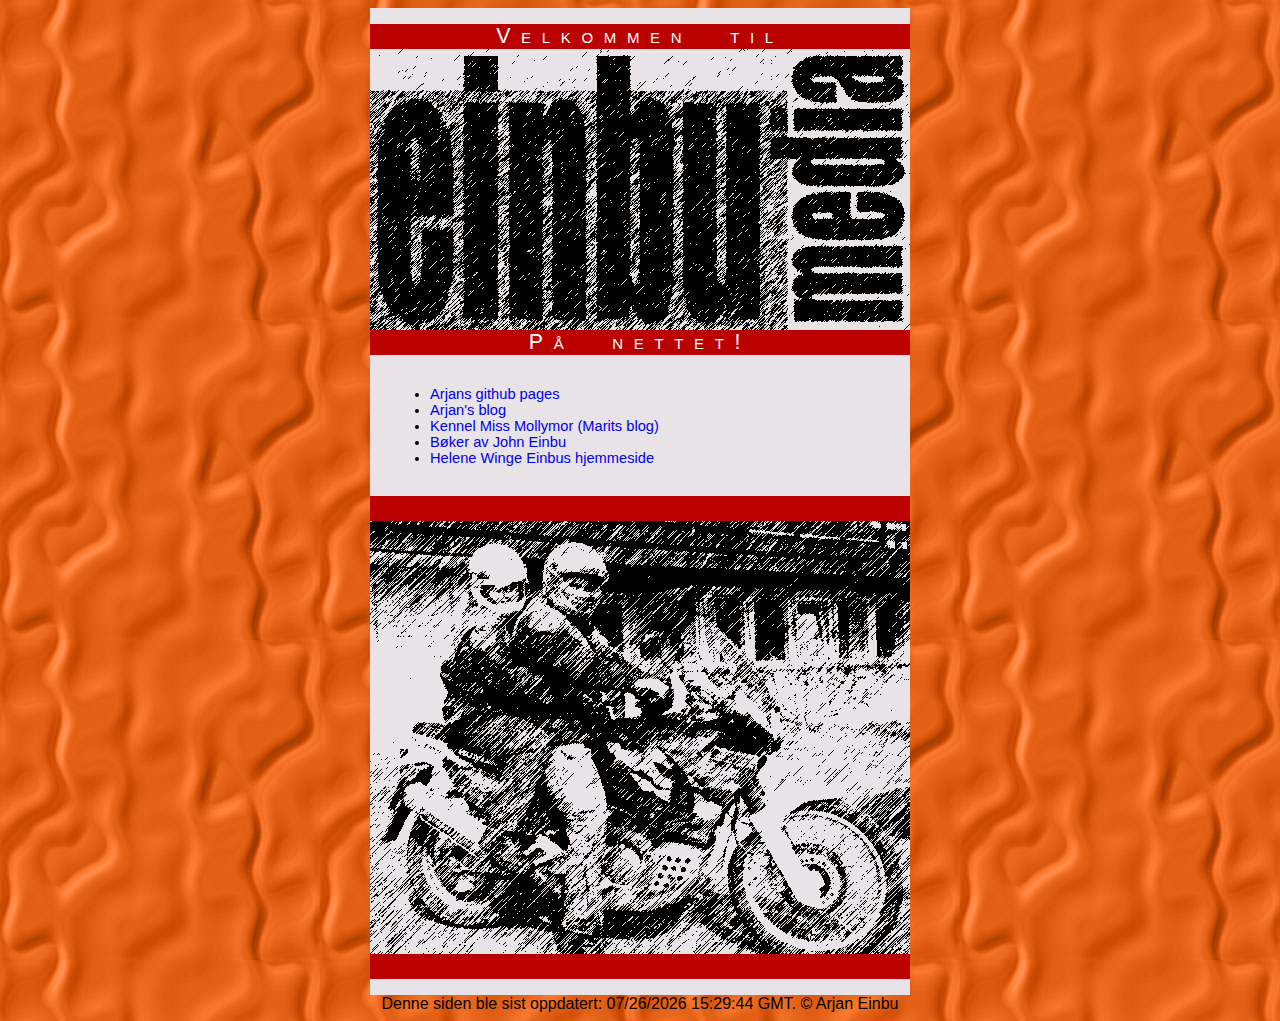
<file: index.html>
﻿<html>

<head>
	<title>Einbu Media</title>
	<meta http-equiv="Content-Type" content="text/html; charset=iso-8859-1">
	<meta name="description" content="Dette er forsiden til familien Einbu websider.">
	<meta name="keywords" content="arjan einbu, john einbu, helene winge einbu">
	<link rel="stylesheet" href="/mystyles.css">
</head>

<body class="bodybkg" background="/bilder/tbkg.jpg">
	<table style="margin: auto; background:#E7E3E7; border: 0" width="500" cellspacing="0" cellpadding="0" class="normal"">
		<tr>
			<td width="20">&nbsp;</td>
			<td width="500">&nbsp;</td>
			<td width="20">&nbsp;</td>
		</tr>
		<tr>
			<td class="heading" colspan="3">Velkommen til</td>
		</tr>
		<tr>
			<td width="20" colspan="3"><img src="/bilder/em.gif" width="540" height="281" border="0" alt="Einbu Media">
			</td>
		</tr>
		<tr>
			<td class="heading" colspan="3">P&aring; nettet!</td>
		</tr>
		<tr>
			<td width="20">&nbsp; </td>
			<td width="500">
				<br>
				<ul>
					<li><a href="http://aeinbu.github.io/">Arjans github pages</a></li>
					<li><a href="http://blog.einbu.no/">Arjan's blog</a></li>
					<li><a href="https://mollymors.wordpress.com/">Kennel Miss Mollymor (Marits blog)</a></li>
					<li><a href="/john/">Bøker av John Einbu</a></li>
					<li><a href="http://brudulje.com">Helene Winge Einbus hjemmeside</a></li>
				</ul>
			</td>
			<td width="20">&nbsp;</td>
		</tr>
		<tr>
			<td width="20">&nbsp;</td>
			<td width="500">&nbsp;</td>
			<td width="20">&nbsp;</td>
		</tr>
		<tr>
			<td class="heading" colspan="3">&nbsp;</td>
		</tr>
		<tr>
			<td width="20" colspan="3"><img src="/bilder/mc.gif" width="540" height="433" border="0"></td>
		</tr>
		<tr>
			<td class="heading" colspan="3">&nbsp;</td>
		</tr>
		<tr>
			<td width="20">&nbsp;</td>
			<td width="500">&nbsp;</td>
			<td width="20">&nbsp;</td>
		</tr>
	</table>
	<div id="updated" align="center">
	</div>
	<script language="JavaScript">
		var s = new String("Denne siden ble sist oppdatert: " + document.lastModified + " GMT. &copy; Arjan Einbu");
		var elmnt = document.getElementById("updated");
		elmnt.innerHTML = s;
	</script>

</body>

</html>
</file>
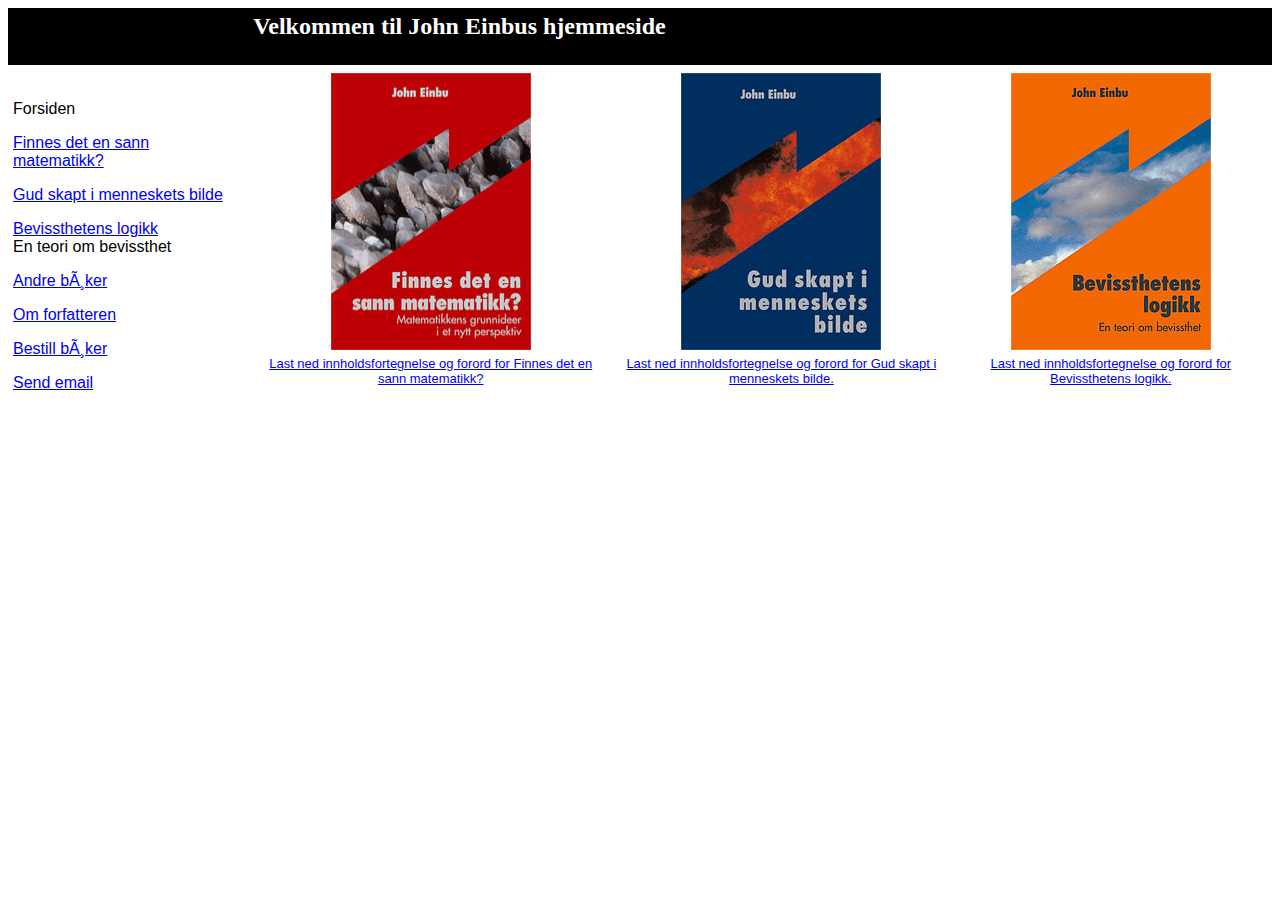
<file: john/index.html>
<html>

<head>
  <meta http-equiv="Content-Language" content="no-bok">
  <meta http-equiv="Content-Type" content="text/html; charset=windows-1252">
  <title>John Einbus hjemmeside</title>
</head>

<body>

  <table border="0" cellpadding="5" cellspacing="0" style="border-collapse: collapse" bordercolor="#111111" width="100%"
    id="AutoNumber1">
    <tr>
      <td width="19%" bgcolor="#000000">
        <h2>&nbsp;</h2>
      </td>
      <td width="81%" bgcolor="#000000">
        <h2>
          <font face="Arial Black" color="#FFFFFF">Velkommen til John Einbus hjemmeside</font>
        </h2>
      </td>
    </tr>
    <tr>
      <td width="19%" bgcolor="#FFFFFF">
        <font face="Arial">Forsiden</font>
        <p>
          <font face="Arial">
            <a href="matematikk.html">Finnes det en sann matematikk?</a>
          </font>
        </p>
        <p>
          <font face="Arial"><a href="religion.html">Gud skapt i menneskets bilde</a></font>
        </p>
        <p>
          <font face="Arial"><a href="bevissthet.html">Bevissthetens logikk</a><br>
            En teori om bevissthet</font>
        </p>
        <p>
          <font face="Arial"><a href="andreboker.html">Andre bøker</a></font>
        </p>
        <p>
          <font face="Arial"><a href="biografi.html">Om forfatteren</a></font>
        </p>
        <p>
          <font face="Arial"><a href="bestill.html">Bestill bøker</a></font>
        </p>
        <p>
          <font face="Arial"><a href="mailto:john@einbu.no">Send email</a></font>
        </p>

      </td>
      <td width="81%">
        <p align="center">
          <font face="Arial">
            <span lang="NO-BOK" style="font-size: 12.0pt">
              <a href="matematikk.html"> </a></span>
          </font>
        <table width="100%" border="0" cellspacing="0" cellpadding="3">
          <tr align="center">
            <td>
              <font face="Arial"><span lang="NO-BOK" style="font-size: 12.0pt"><a href="matematikk.html"><img border="0"
                      src="matematikk.jpg" width="200" height="277"
                      alt="Omslag - Finnes det en sann matematikk"></a></span></font>
            </td>
            <td>
              <font face="Arial"><span lang="NO-BOK"><a href="religion.html"><img border="0" src="religion.jpg"
                      alt="Omslag - Gud skapt i menneskets bildet" width="200" height="277"></a></span></font>
            </td>
            <td>
              <font face="Arial"><span style="font-size:12.0pt"><a href="bevissthet.html"><img border="0"
                      src="bevissthet.jpg" alt="Omslag - Bevissthetens logikk" width="200" height="277"></a></span>
              </font>
            </td>
          </tr>
          <tr align="center">
            <td>
              <font face="Arial" size="-1"><a href="Finnes%20det%20en%20sann%20matematikk.pdf">Last ned
                  innholdsfortegnelse og forord for Finnes det en sann matematikk?</a></font>
            </td>
            <td>
              <font face="Arial" size="-1"><a href="Gud%20skapt%20i%20menneskets%20bilde.pdf">Last ned
                  innholdsfortegnelse og forord for Gud skapt i menneskets bilde.</a></font>
            </td>
            <td>
              <font face="Arial" size="-1"><a href="Bevissthetens%20logikk.pdf">Last ned innholdsfortegnelse og forord
                  for Bevissthetens logikk.</a></font>
            </td>
          </tr>
        </table>
        <p align="center">
          <font face="Arial"><span lang="NO-BOK">&nbsp;&nbsp;&nbsp;&nbsp;
              <a href="religion.html"> </a></span><span style="font-size:12.0pt">&nbsp;&nbsp;&nbsp;&nbsp;
              <a href="bevissthet.html"> </a></span></font>
      </td>
    </tr>
  </table>
</body>

</html>
</file>
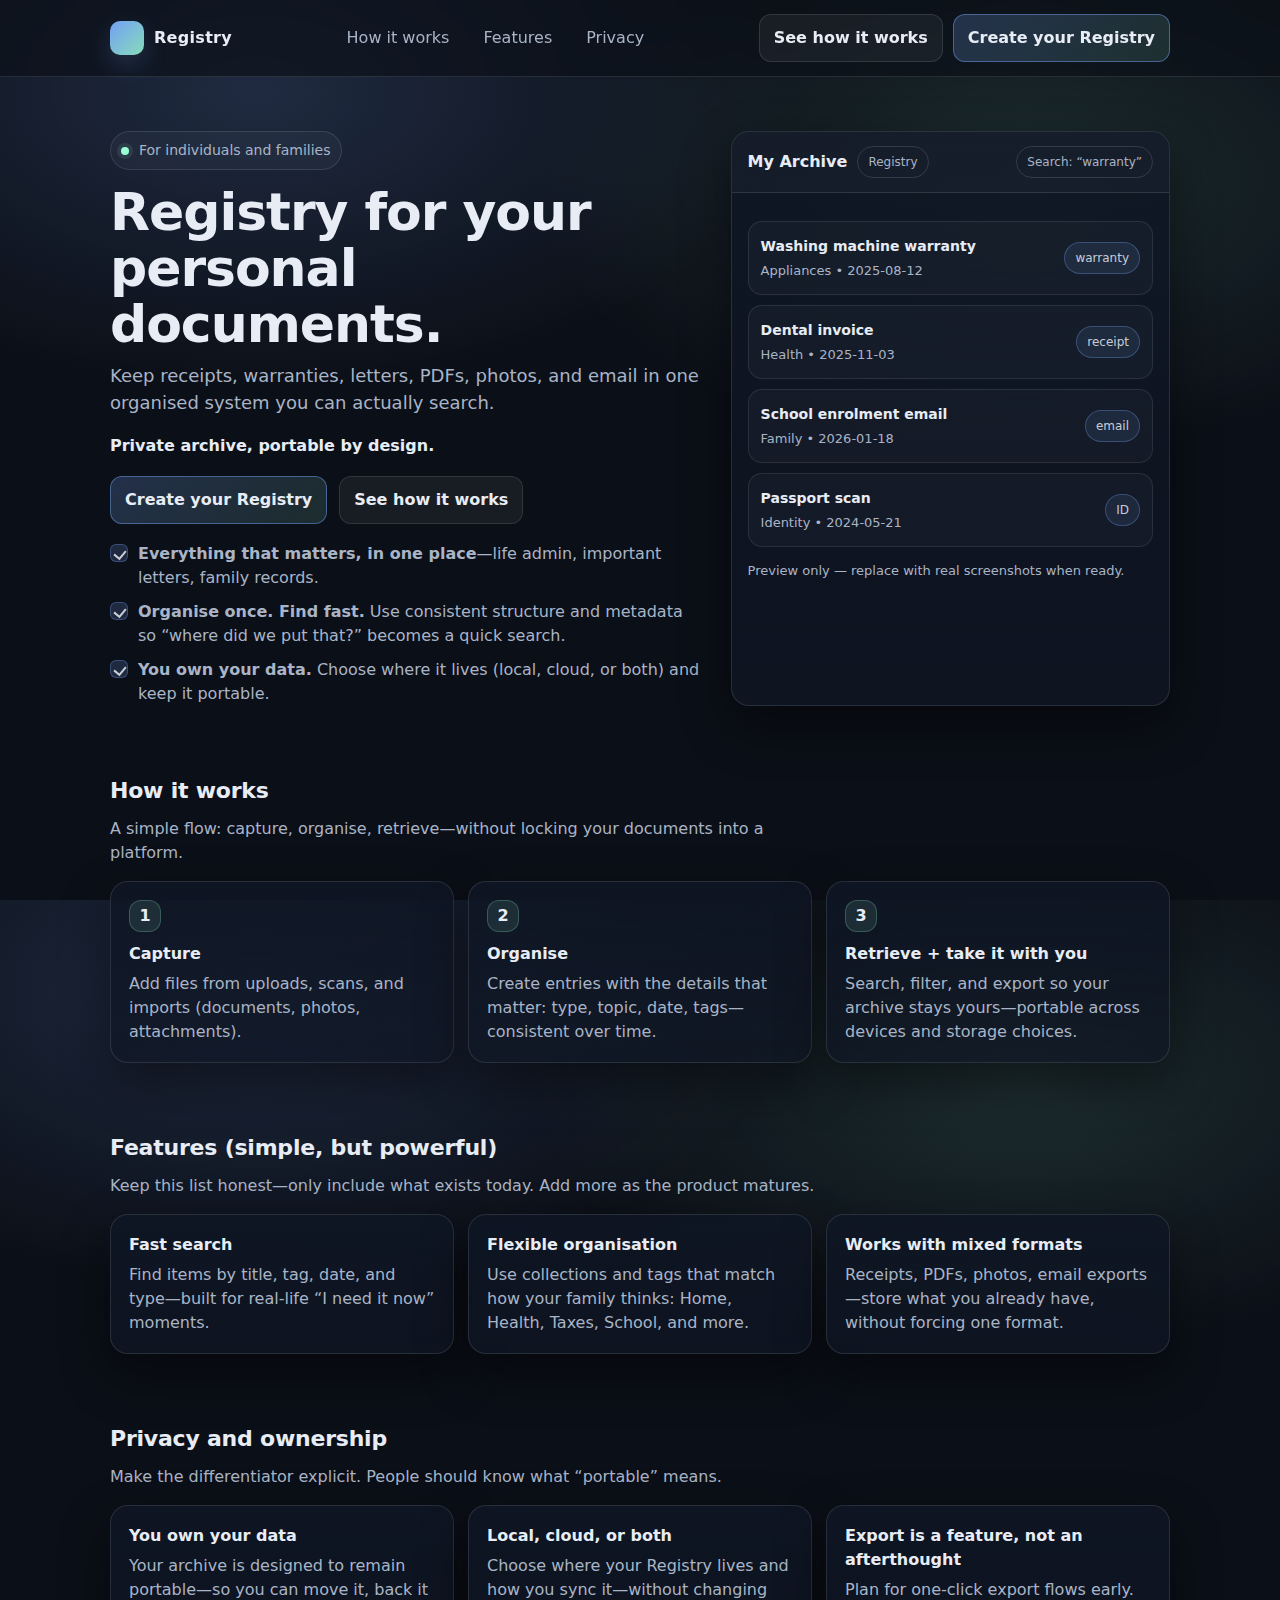
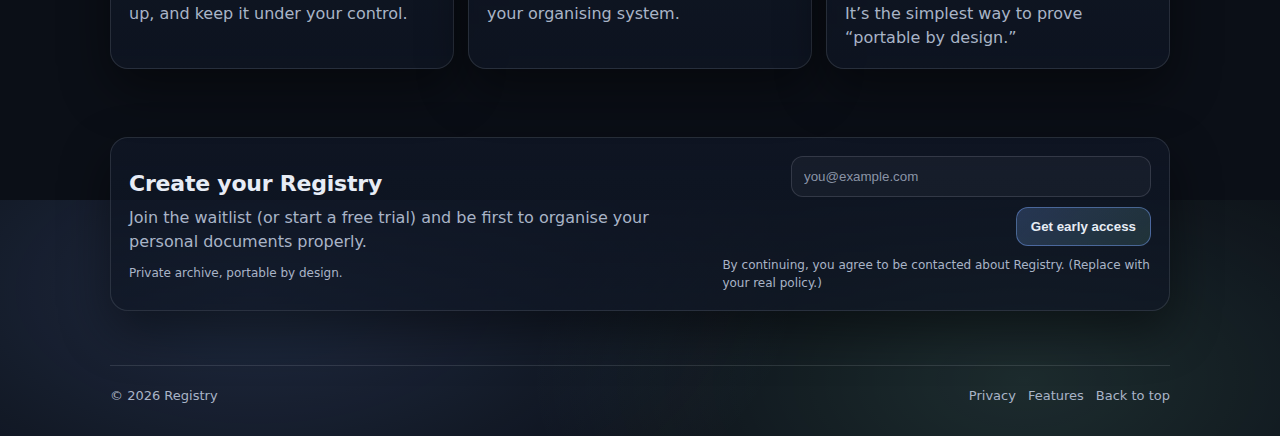
<file: my-personal-archive/index.html>
<!doctype html>
<html lang="en">

<head>
    <meta charset="utf-8" />
    <meta name="viewport" content="width=device-width, initial-scale=1" />
    <title>Registry — Private archive, portable by design.</title>
    <meta name="description"
        content="Registry helps individuals and families organise receipts, warranties, letters, PDFs, photos, and email in one searchable personal document system. Private archive, portable by design." />

    <style>
        :root {
            --bg: #0b0f17;
            --panel: #0f1624;
            --text: #e7ecf5;
            --muted: #a9b4c7;
            --line: rgba(231, 236, 245, .12);
            --brand: #7aa7ff;
            --brand2: #9bffd6;
            --shadow: 0 20px 50px rgba(0, 0, 0, .45);
            --radius: 18px;
            --max: 1100px;
        }

        * {
            box-sizing: border-box;
        }

        html,
        body {
            height: 100%;
        }

        body {
            margin: 0;
            font-family: ui-sans-serif, system-ui, -apple-system, Segoe UI, Roboto, Helvetica, Arial, "Apple Color Emoji", "Segoe UI Emoji";
            background:
                radial-gradient(900px 500px at 20% 10%, rgba(122, 167, 255, .18), transparent 60%),
                radial-gradient(900px 500px at 80% 20%, rgba(155, 255, 214, .12), transparent 55%),
                var(--bg);
            color: var(--text);
            line-height: 1.5;
        }

        a {
            color: inherit;
            text-decoration: none;
        }

        .wrap {
            max-width: var(--max);
            margin: 0 auto;
            padding: 0 20px;
        }

        .nav {
            position: sticky;
            top: 0;
            backdrop-filter: blur(10px);
            background: rgba(11, 15, 23, .65);
            border-bottom: 1px solid var(--line);
            z-index: 50;
        }

        .nav-inner {
            display: flex;
            align-items: center;
            justify-content: space-between;
            padding: 14px 0;
            gap: 18px;
        }

        .brand {
            display: flex;
            align-items: center;
            gap: 10px;
            font-weight: 700;
            letter-spacing: .3px;
        }

        .logo {
            width: 34px;
            height: 34px;
            border-radius: 10px;
            background: linear-gradient(135deg, rgba(122, 167, 255, .95), rgba(155, 255, 214, .85));
            box-shadow: 0 10px 25px rgba(122, 167, 255, .18);
        }

        .nav-links {
            display: flex;
            gap: 14px;
            align-items: center;
        }

        .nav-links a {
            color: var(--muted);
            padding: 8px 10px;
            border-radius: 10px;
        }

        .nav-links a:hover {
            color: var(--text);
            background: rgba(231, 236, 245, .06);
        }

        .btn {
            display: inline-flex;
            align-items: center;
            justify-content: center;
            padding: 11px 14px;
            border-radius: 12px;
            border: 1px solid var(--line);
            background: rgba(231, 236, 245, .06);
            color: var(--text);
            font-weight: 650;
            gap: 10px;
            transition: transform .08s ease, background .15s ease, border-color .15s ease;
            cursor: pointer;
        }

        .btn:hover {
            background: rgba(231, 236, 245, .09);
            border-color: rgba(231, 236, 245, .2);
            transform: translateY(-1px);
        }

        .btn.primary {
            border-color: rgba(122, 167, 255, .45);
            background: linear-gradient(135deg, rgba(122, 167, 255, .22), rgba(155, 255, 214, .12));
        }

        .btn.primary:hover {
            border-color: rgba(122, 167, 255, .65);
        }

        .hero {
            padding: 54px 0 34px;
        }

        .hero-grid {
            display: grid;
            grid-template-columns: 1.15fr .85fr;
            gap: 26px;
            align-items: stretch;
        }

        @media (max-width: 900px) {
            .hero-grid {
                grid-template-columns: 1fr;
            }

            .nav-links {
                display: none;
            }
        }

        .h-eyebrow {
            display: inline-flex;
            gap: 10px;
            align-items: center;
            color: var(--muted);
            border: 1px solid var(--line);
            background: rgba(231, 236, 245, .04);
            padding: 8px 10px;
            border-radius: 999px;
            font-size: 14px;
        }

        .dot {
            width: 8px;
            height: 8px;
            border-radius: 99px;
            background: var(--brand2);
            box-shadow: 0 0 0 4px rgba(155, 255, 214, .10);
        }

        h1 {
            margin: 14px 0 10px;
            font-size: clamp(34px, 4.2vw, 52px);
            letter-spacing: -0.02em;
            line-height: 1.08;
        }

        .subhead {
            margin: 0 0 18px;
            color: var(--muted);
            font-size: 18px;
            max-width: 58ch;
        }

        .tagline {
            margin: 0 0 18px;
            font-weight: 700;
            color: var(--text);
        }

        .cta-row {
            display: flex;
            gap: 12px;
            flex-wrap: wrap;
            margin-top: 12px;
        }

        .bullets {
            margin: 18px 0 0;
            padding: 0;
            list-style: none;
            display: grid;
            gap: 10px;
        }

        .bullets li {
            display: flex;
            gap: 10px;
            align-items: flex-start;
            color: var(--muted);
        }

        .check {
            width: 18px;
            height: 18px;
            border-radius: 6px;
            background: rgba(122, 167, 255, .18);
            border: 1px solid rgba(122, 167, 255, .30);
            margin-top: 2px;
            flex: 0 0 18px;
            position: relative;
        }

        .check:after {
            content: "";
            position: absolute;
            left: 5px;
            top: 3px;
            width: 6px;
            height: 9px;
            border: 2px solid rgba(231, 236, 245, .85);
            border-top: 0;
            border-left: 0;
            transform: rotate(40deg);
        }

        .card {
            background: linear-gradient(180deg, rgba(15, 22, 36, .9), rgba(15, 22, 36, .72));
            border: 1px solid var(--line);
            border-radius: var(--radius);
            box-shadow: var(--shadow);
            overflow: hidden;
        }

        .card-pad {
            padding: 18px;
        }

        .mock {
            height: 100%;
            min-height: 320px;
            display: flex;
            flex-direction: column;
            gap: 12px;
        }

        .mock-top {
            display: flex;
            align-items: center;
            justify-content: space-between;
            padding: 14px 16px;
            border-bottom: 1px solid var(--line);
            background: rgba(231, 236, 245, .03);
        }

        .pill {
            font-size: 12px;
            padding: 6px 10px;
            border-radius: 999px;
            border: 1px solid rgba(231, 236, 245, .14);
            color: var(--muted);
        }

        .mock-body {
            padding: 16px;
            display: grid;
            gap: 10px;
        }

        .row {
            display: flex;
            align-items: center;
            justify-content: space-between;
            gap: 12px;
            border: 1px solid rgba(231, 236, 245, .10);
            background: rgba(231, 236, 245, .03);
            border-radius: 14px;
            padding: 12px 12px;
        }

        .row strong {
            font-size: 14px;
        }

        .row span {
            color: var(--muted);
            font-size: 13px;
        }

        .row .tag {
            font-size: 12px;
            color: rgba(231, 236, 245, .85);
            border: 1px solid rgba(122, 167, 255, .30);
            background: rgba(122, 167, 255, .10);
            padding: 6px 10px;
            border-radius: 999px;
            white-space: nowrap;
        }

        section {
            padding: 34px 0;
        }

        .section-title {
            font-size: 22px;
            margin: 0 0 10px;
            letter-spacing: -0.01em;
        }

        .section-sub {
            margin: 0 0 16px;
            color: var(--muted);
            max-width: 70ch;
        }

        .grid-3 {
            display: grid;
            grid-template-columns: repeat(3, 1fr);
            gap: 14px;
        }

        @media (max-width: 900px) {
            .grid-3 {
                grid-template-columns: 1fr;
            }
        }

        .feature h3 {
            margin: 0 0 6px;
            font-size: 16px;
        }

        .feature p {
            margin: 0;
            color: var(--muted);
        }

        .steps {
            display: grid;
            grid-template-columns: 1fr 1fr 1fr;
            gap: 14px;
        }

        @media (max-width: 900px) {
            .steps {
                grid-template-columns: 1fr;
            }
        }

        .step-num {
            display: inline-flex;
            align-items: center;
            justify-content: center;
            width: 32px;
            height: 32px;
            border-radius: 12px;
            background: rgba(155, 255, 214, .10);
            border: 1px solid rgba(155, 255, 214, .22);
            font-weight: 800;
            margin-bottom: 10px;
        }

        .cta {
            padding: 34px 0 54px;
        }

        .cta-inner {
            display: flex;
            align-items: center;
            justify-content: space-between;
            gap: 18px;
            padding: 18px;
        }

        @media (max-width: 900px) {
            .cta-inner {
                flex-direction: column;
                align-items: stretch;
            }
        }

        form {
            display: flex;
            gap: 10px;
            flex-wrap: wrap;
            justify-content: flex-end;
        }

        input[type="email"] {
            width: min(360px, 100%);
            padding: 12px 12px;
            border-radius: 12px;
            border: 1px solid rgba(231, 236, 245, .14);
            background: rgba(231, 236, 245, .04);
            color: var(--text);
            outline: none;
        }

        input[type="email"]::placeholder {
            color: rgba(169, 180, 199, .8);
        }

        .fineprint {
            color: var(--muted);
            font-size: 12px;
            margin: 10px 0 0;
        }

        footer {
            border-top: 1px solid var(--line);
            padding: 20px 0 30px;
            color: var(--muted);
            font-size: 13px;
        }

        .footer-row {
            display: flex;
            justify-content: space-between;
            gap: 12px;
            flex-wrap: wrap;
        }
    </style>
</head>

<body>
    <!-- NAV -->
    <div class="nav">
        <div class="wrap">
            <div class="nav-inner">
                <a class="brand" href="#top" aria-label="Registry Home">
                    <div class="logo" aria-hidden="true"></div>
                    <div>Registry</div>
                </a>

                <div class="nav-links" aria-label="Site">
                    <a href="#how">How it works</a>
                    <a href="#features">Features</a>
                    <a href="#privacy">Privacy</a>
                </div>

                <div style="display:flex; gap:10px; align-items:center;">
                    <a class="btn" href="#how">See how it works</a>
                    <a class="btn primary" href="#get-started">Create your Registry</a>
                </div>
            </div>
        </div>
    </div>

    <!-- HERO -->
    <main id="top" class="wrap">
        <header class="hero">
            <div class="hero-grid">
                <div>
                    <div class="h-eyebrow">
                        <span class="dot" aria-hidden="true"></span>
                        <span>For individuals and families</span>
                    </div>

                    <h1>Registry for your personal documents.</h1>

                    <p class="subhead">
                        Keep receipts, warranties, letters, PDFs, photos, and email in one organised system you can
                        actually search.
                    </p>

                    <p class="tagline">Private archive, portable by design.</p>

                    <div class="cta-row">
                        <a class="btn primary" href="#get-started">Create your Registry</a>
                        <a class="btn" href="#how">See how it works</a>
                    </div>

                    <ul class="bullets" aria-label="Key benefits">
                        <li><span class="check" aria-hidden="true"></span><span><strong>Everything that matters, in one
                                    place</strong>—life admin, important letters, family records.</span></li>
                        <li><span class="check" aria-hidden="true"></span><span><strong>Organise once. Find
                                    fast.</strong> Use consistent structure and metadata so “where did we put that?”
                                becomes a quick search.</span></li>
                        <li><span class="check" aria-hidden="true"></span><span><strong>You own your data.</strong>
                                Choose where it lives (local, cloud, or both) and keep it portable.</span></li>
                    </ul>
                </div>

                <!-- Simple mock UI card -->
                <div class="card mock" aria-label="Product preview">
                    <div class="mock-top">
                        <div style="display:flex; gap:10px; align-items:center;">
                            <strong>My Archive</strong>
                            <span class="pill">Registry</span>
                        </div>
                        <span class="pill">Search: “warranty”</span>
                    </div>
                    <div class="mock-body">
                        <div class="row">
                            <div>
                                <strong>Washing machine warranty</strong><br />
                                <span>Appliances • 2025-08-12</span>
                            </div>
                            <div class="tag">warranty</div>
                        </div>
                        <div class="row">
                            <div>
                                <strong>Dental invoice</strong><br />
                                <span>Health • 2025-11-03</span>
                            </div>
                            <div class="tag">receipt</div>
                        </div>
                        <div class="row">
                            <div>
                                <strong>School enrolment email</strong><br />
                                <span>Family • 2026-01-18</span>
                            </div>
                            <div class="tag">email</div>
                        </div>
                        <div class="row">
                            <div>
                                <strong>Passport scan</strong><br />
                                <span>Identity • 2024-05-21</span>
                            </div>
                            <div class="tag">ID</div>
                        </div>
                        <div style="margin-top: 4px; color: var(--muted); font-size: 13px;">
                            Preview only — replace with real screenshots when ready.
                        </div>
                    </div>
                </div>
            </div>
        </header>

        <!-- HOW IT WORKS -->
        <section id="how">
            <h2 class="section-title">How it works</h2>
            <p class="section-sub">A simple flow: capture, organise, retrieve—without locking your documents into a
                platform.</p>

            <div class="steps">
                <div class="card feature">
                    <div class="card-pad">
                        <div class="step-num">1</div>
                        <h3>Capture</h3>
                        <p>Add files from uploads, scans, and imports (documents, photos, attachments).</p>
                    </div>
                </div>

                <div class="card feature">
                    <div class="card-pad">
                        <div class="step-num">2</div>
                        <h3>Organise</h3>
                        <p>Create entries with the details that matter: type, topic, date, tags—consistent over time.
                        </p>
                    </div>
                </div>

                <div class="card feature">
                    <div class="card-pad">
                        <div class="step-num">3</div>
                        <h3>Retrieve + take it with you</h3>
                        <p>Search, filter, and export so your archive stays yours—portable across devices and storage
                            choices.</p>
                    </div>
                </div>
            </div>
        </section>

        <!-- FEATURES -->
        <section id="features">
            <h2 class="section-title">Features (simple, but powerful)</h2>
            <p class="section-sub">Keep this list honest—only include what exists today. Add more as the product
                matures.</p>

            <div class="grid-3">
                <div class="card feature">
                    <div class="card-pad">
                        <h3>Fast search</h3>
                        <p>Find items by title, tag, date, and type—built for real-life “I need it now” moments.</p>
                    </div>
                </div>

                <div class="card feature">
                    <div class="card-pad">
                        <h3>Flexible organisation</h3>
                        <p>Use collections and tags that match how your family thinks: Home, Health, Taxes, School, and
                            more.</p>
                    </div>
                </div>

                <div class="card feature">
                    <div class="card-pad">
                        <h3>Works with mixed formats</h3>
                        <p>Receipts, PDFs, photos, email exports—store what you already have, without forcing one
                            format.</p>
                    </div>
                </div>
            </div>
        </section>

        <!-- PRIVACY / OWNERSHIP -->
        <section id="privacy">
            <h2 class="section-title">Privacy and ownership</h2>
            <p class="section-sub">Make the differentiator explicit. People should know what “portable” means.</p>

            <div class="grid-3">
                <div class="card feature">
                    <div class="card-pad">
                        <h3>You own your data</h3>
                        <p>Your archive is designed to remain portable—so you can move it, back it up, and keep it under
                            your control.</p>
                    </div>
                </div>

                <div class="card feature">
                    <div class="card-pad">
                        <h3>Local, cloud, or both</h3>
                        <p>Choose where your Registry lives and how you sync it—without changing your organising system.
                        </p>
                    </div>
                </div>

                <div class="card feature">
                    <div class="card-pad">
                        <h3>Export is a feature, not an afterthought</h3>
                        <p>Plan for one-click export flows early. It’s the simplest way to prove “portable by design.”
                        </p>
                    </div>
                </div>
            </div>
        </section>

        <!-- CTA -->
        <section id="get-started" class="cta">
            <div class="card">
                <div class="cta-inner">
                    <div>
                        <h2 class="section-title" style="margin:0 0 6px;">Create your Registry</h2>
                        <p class="section-sub" style="margin:0;">
                            Join the waitlist (or start a free trial) and be first to organise your personal documents
                            properly.
                        </p>
                        <p class="fineprint">Private archive, portable by design.</p>
                    </div>

                    <div>
                        <form onsubmit="return fakeSubmit(event)">
                            <label class="sr-only" for="email" style="position:absolute;left:-9999px;">Email</label>
                            <input id="email" name="email" type="email" required placeholder="you@example.com" />
                            <button class="btn primary" type="submit">Get early access</button>
                        </form>
                        <p class="fineprint">By continuing, you agree to be contacted about Registry. (Replace with your
                            real policy.)</p>
                    </div>
                </div>
            </div>
        </section>

        <footer>
            <div class="footer-row">
                <div>© <span id="year"></span> Registry</div>
                <div style="display:flex; gap:12px; flex-wrap:wrap;">
                    <a href="#privacy">Privacy</a>
                    <a href="#features">Features</a>
                    <a href="#top">Back to top</a>
                </div>
            </div>
        </footer>
    </main>

    <script>
        // Replace with real form handling (API endpoint, email provider, etc.)
        function fakeSubmit(e) {
            e.preventDefault();
            const email = document.getElementById('email').value.trim();
            if (!email) return false;
            alert("Thanks — you're on the list: " + email);
            e.target.reset();
            return false;
        }
        document.getElementById('year').textContent = new Date().getFullYear();
    </script>
</body>

</html>
</file>
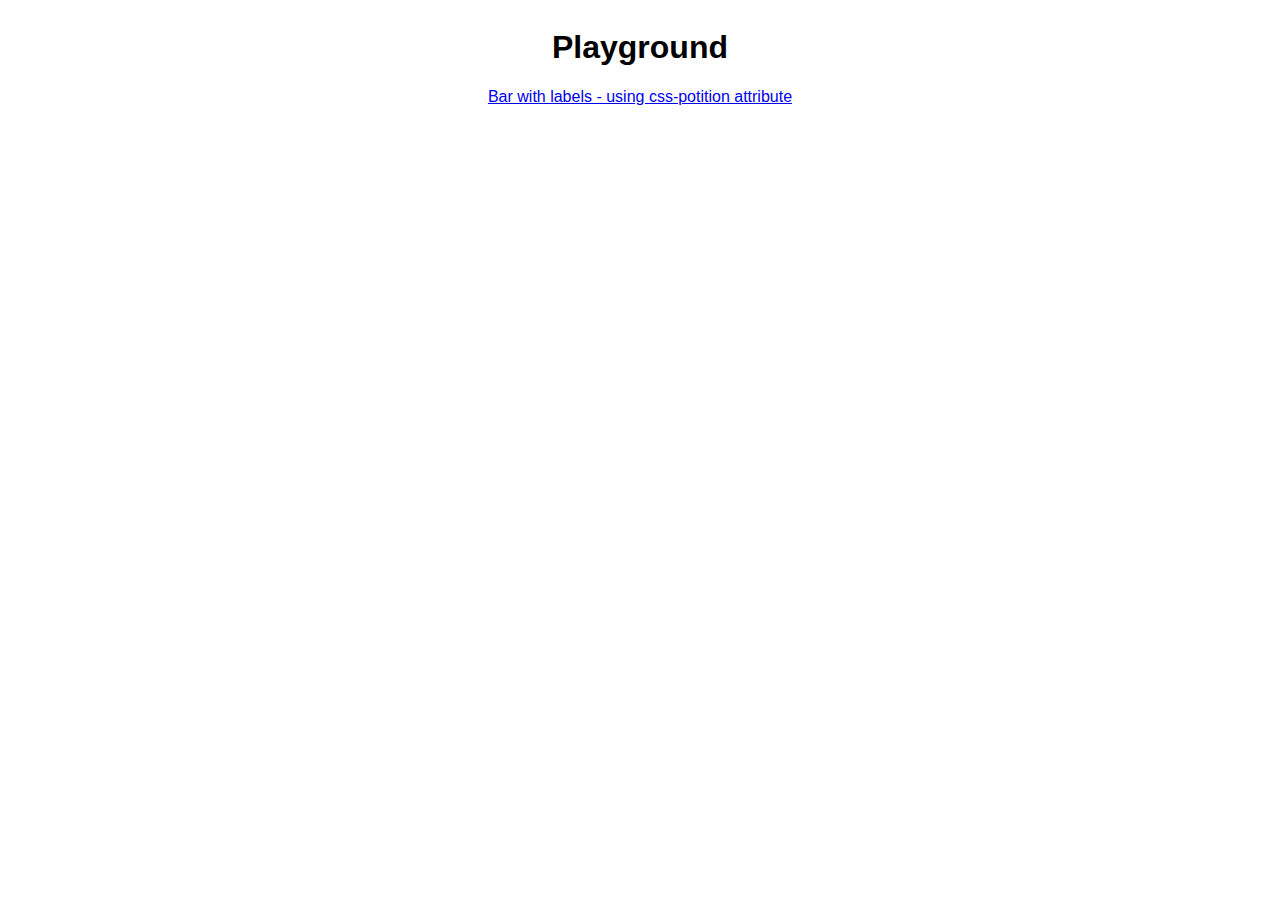
<file: playground/index.html>
<!DOCTYPE html>
<html lang="en">

<head>
    <meta charset="UTF-8">
    <meta name="viewport" content="width=device-width, initial-scale=1.0">
    <title>Document</title>
    <style>
        body {
            font-family: Arial, sans-serif;
            display: flex;
            flex-direction: column;
            align-items: center;
        }

        ul {
            list-style-type: none;
            margin: 0;
            padding: 0;

            &>li {
                margin: 0;
                padding: 0;
            }
        }
    </style>
</head>

<body>
    <h1>
        Playground
    </h1>
    <ul>
        <li><a href="bar-css-position.html">Bar with labels - using css-potition attribute</a></li>
    </ul>

</body>

</html>
</file>
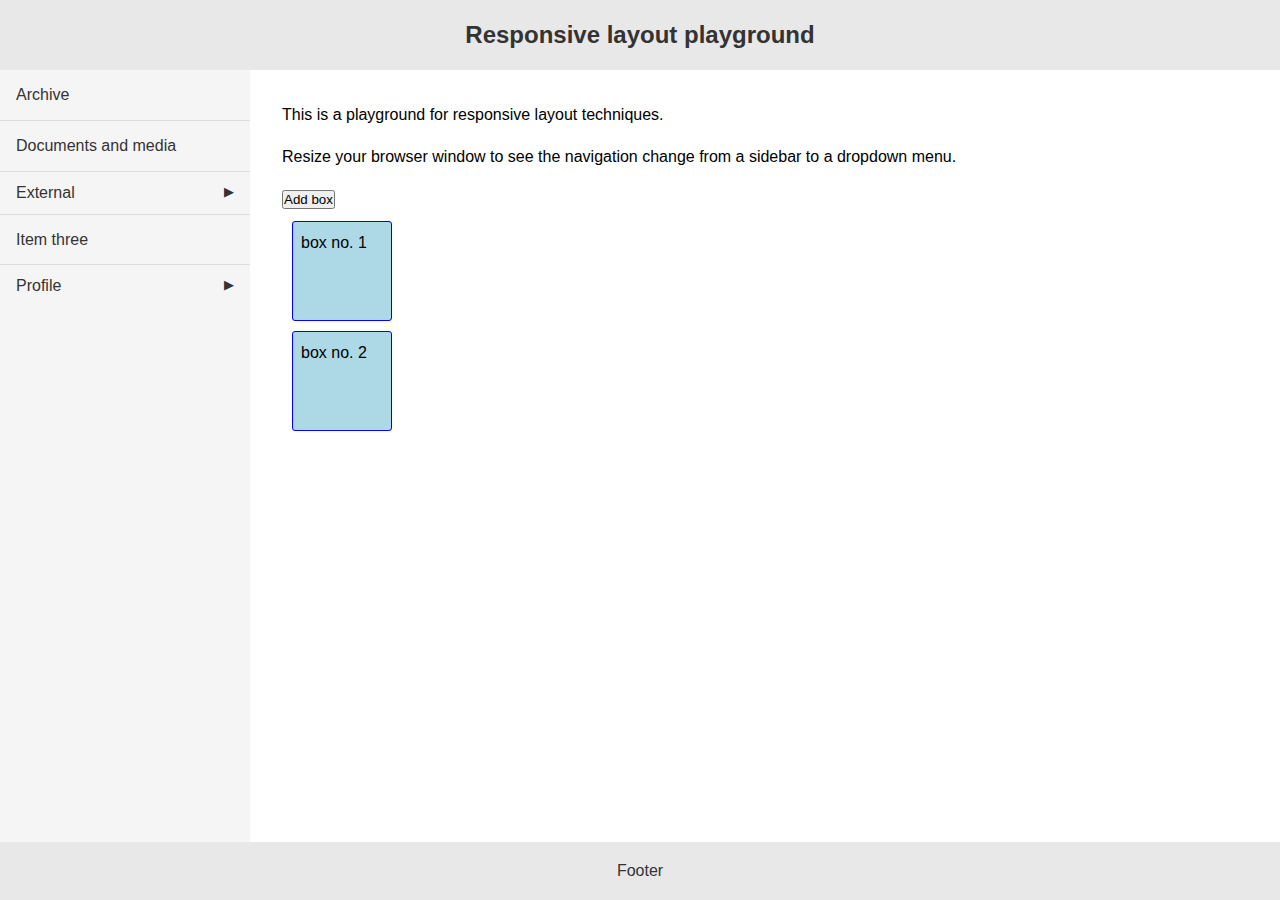
<file: playground/responsive-layout-1/index.html>
<!DOCTYPE html>
<html lang="en">

<head>
	<meta charset="UTF-8">
	<meta name="viewport" content="width=device-width, initial-scale=1.0">
	<title>Responsive layout</title>
	<link rel="stylesheet" href="layout.css">
	<style>
		.box {
			width: 100px;
			height: 100px;
			background-color: lightblue;
			border: thin solid blue;
			border-radius: 3px;
			padding: .5em;
			margin: 10px;
		}
	</style>
</head>

<body>
	<header>
		<h1>Responsive layout playground</h1>
	</header>
	<nav class="nav-menu">
		<button class="nav-toggle" aria-label="Toggle navigation">☰ Menu</button>
		<ul class="nav-list">

			<li>
				<a href="#">Archive</a>
			</li>

			<li>
				<a href="#">Documents and media</a>
			</li>

			<li class="has-submenu">
				<button class="submenu-toggle">External <span class="arrow">▶</span></button>
				<ul class="submenu">
					<li><a href="#">my.name@example.com</a></li>
					<li><a href="#">other.email@example.com</a></li>
					<li><a href="#">Dropbox (my.name@example.com)</a></li>
					<li><a href="#">Manage external sources</a></li>
				</ul>
			</li>

			<li>
				<a href="#">Item three</a>
			</li>

			<li class="has-submenu">
				<button class="submenu-toggle">Profile<span class="arrow">▶</span></button>
				<ul class="submenu">
					<li><a href="#">My profile</a></li>
					<li><a href="#">Preferences</a></li>
				</ul>
			</li>

		</ul>
	</nav>
	<div class="content-wrapper">
		<main>
			<p>This is a playground for responsive layout techniques.</p>
			<p>Resize your browser window to see the navigation change from a sidebar to a dropdown menu.</p>
			<button onclick="addBox()">Add box</button>
			<script>
				function addBox() {
					const box = document.createElement('div');
					box.className = 'box';
					const boxes = document.querySelectorAll('.box');
					box.textContent = `box no. ${boxes.length + 1}`;
					document.querySelector('main').appendChild(box);
				}
			</script>
			<div class="box">box no. 1</div>
			<div class="box">box no. 2</div>
		</main>
	</div>
	<footer>
		<p>Footer</p>
	</footer>
	<script>
		const navToggle = document.querySelector('.nav-toggle');
		const navList = document.querySelector('.nav-list');
		const navMenu = document.querySelector('.nav-menu');

		navToggle.addEventListener('click', (e) => {
			e.stopPropagation();
			navList.classList.toggle('active');
		});

		// Close menu when clicking outside
		document.addEventListener('click', (e) => {
			if (!navMenu.contains(e.target) && navList.classList.contains('active')) {
				navList.classList.remove('active');
			}
		});

		// Close menu when clicking a link
		navList.querySelectorAll('a').forEach(link => {
			link.addEventListener('click', () => {
				navList.classList.remove('active');
			});
		});

		// Close all submenus when any top-level item is clicked
		document.querySelectorAll('.nav-list > li').forEach(li => {
			li.addEventListener('click', (e) => {
				// Only if clicking on the direct child (not bubbling from submenu)
				if (e.target.closest('li') === li) {
					document.querySelectorAll('.has-submenu.open').forEach(item => {
						if (item !== li) {
							item.classList.remove('open');
							const arrow = item.querySelector('.arrow');
							if (arrow) arrow.style.transform = 'rotate(0deg)';
						}
					});
				}
			});
		});

		// Handle submenu toggles
		document.querySelectorAll('.submenu-toggle').forEach(toggle => {
			toggle.addEventListener('click', (e) => {
				e.stopPropagation();
				const parent = toggle.parentElement;
				const isCurrentlyOpen = parent.classList.contains('open');

				// Close all open submenus
				document.querySelectorAll('.has-submenu.open').forEach(item => {
					item.classList.remove('open');
					const otherArrow = item.querySelector('.arrow');
					if (otherArrow) otherArrow.style.transform = 'rotate(0deg)';
				});

				// If the clicked submenu wasn't open, open it
				if (!isCurrentlyOpen) {
					parent.classList.add('open');
					const arrow = toggle.querySelector('.arrow');
					arrow.style.transform = 'rotate(90deg)';
				}
			});
		});

		// Close submenus when clicking outside
		document.addEventListener('click', (e) => {
			if (!e.target.closest('.nav-menu')) {
				document.querySelectorAll('.has-submenu.open').forEach(item => {
					item.classList.remove('open');
					const arrow = item.querySelector('.arrow');
					if (arrow) arrow.style.transform = 'rotate(0deg)';
				});
			}
		});
	</script>
</body>

</html>
</file>
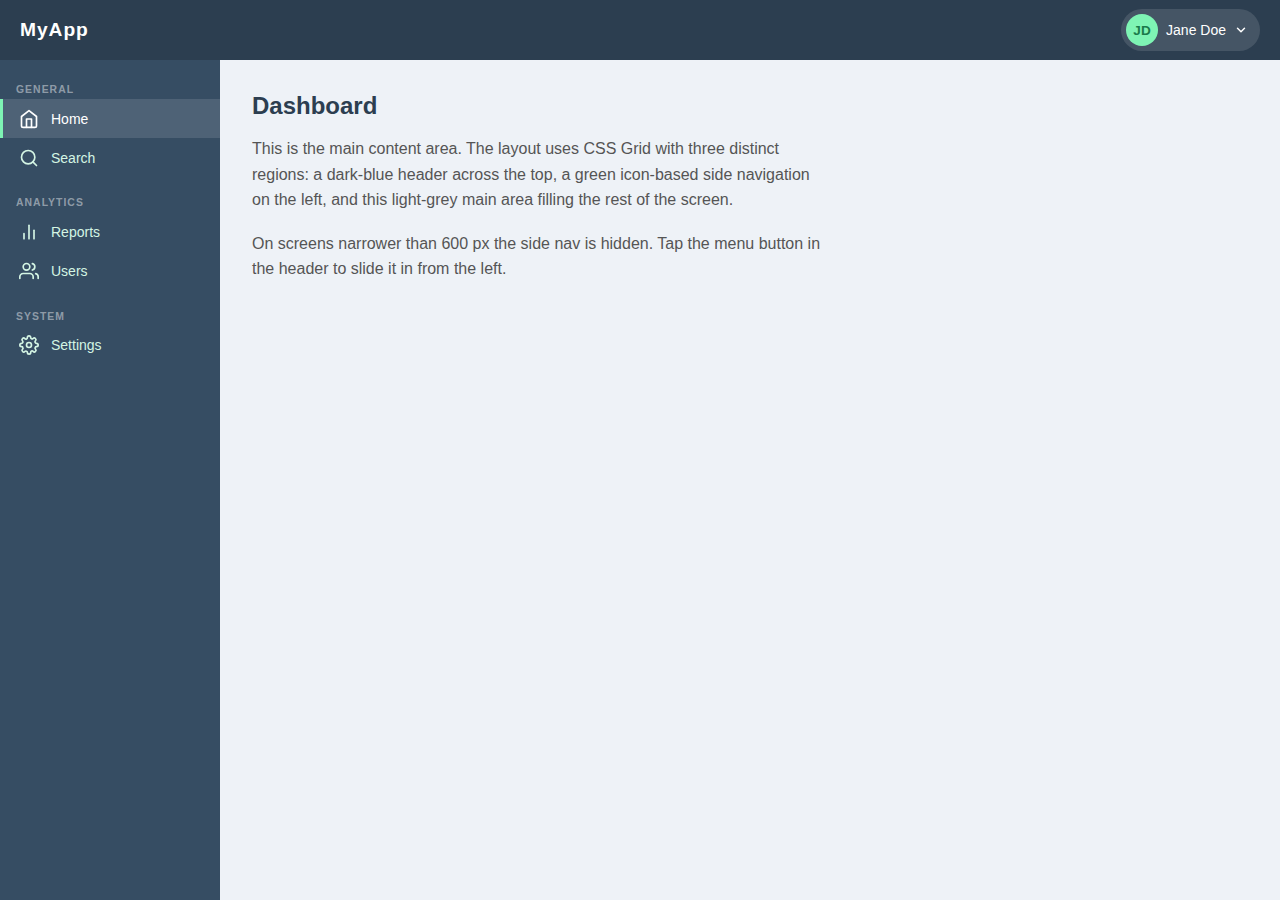
<file: playground/responsive-layout-2/index.html>
<!DOCTYPE html>
<html lang="en">
<head>
    <meta charset="UTF-8">
    <meta name="viewport" content="width=device-width, initial-scale=1.0">
    <title>Responsive Layout 2</title>
    <style>
        *, *::before, *::after {
            box-sizing: border-box;
            margin: 0;
            padding: 0;
        }

        body {
            display: grid;
            grid-template-rows: 60px 1fr;
            grid-template-columns: 220px 1fr;
            grid-template-areas:
                "header header"
                "nav    main";
            height: 100dvh;
            font-family: sans-serif;
        }

        /* ── Header ── */
        header {
            grid-area: header;
            background-color: #2c3e50;
            color: #fff;
            display: flex;
            align-items: center;
            padding: 0 1.25rem;
            gap: 1rem;
            position: relative;
            /* z-index: 101; */
        }

        header .logo {
            font-size: 1.2rem;
            font-weight: 700;
            letter-spacing: .05em;
        }

        header .spacer {
            flex: 1;
        }

        /* ── Profile dropdown ── */
        .profile {
            position: relative;
        }

        .profile-btn {
            display: flex;
            align-items: center;
            gap: .5rem;
            background: rgba(255,255,255,.12);
            border: none;
            border-radius: 999px;
            color: #fff;
            cursor: pointer;
            padding: .3rem .75rem .3rem .3rem;
            font-size: .875rem;
            transition: background .15s;
        }

        .profile-btn:hover {
            background: rgba(255,255,255,.22);
        }

        .profile-avatar {
            width: 32px;
            height: 32px;
            border-radius: 50%;
            background: #7ef4b4;
            color: #1a7a4a;
            font-weight: 700;
            font-size: .85rem;
            display: flex;
            align-items: center;
            justify-content: center;
            flex-shrink: 0;
            user-select: none;
        }

        .profile-dropdown {
            display: none;
            position: absolute;
            top: calc(100% + .5rem);
            right: 0;
            min-width: 200px;
            background: #fff;
            color: #222;
            border-radius: 8px;
            box-shadow: 0 8px 24px rgba(0,0,0,.18);
            overflow: hidden;
            /* z-index: 200; */
        }

        .profile-dropdown.open {
            display: block;
        }

        .profile-dropdown-header {
            padding: .85rem 1rem;
            border-bottom: 1px solid #e8ecf0;
        }

        .profile-dropdown-header strong {
            display: block;
            font-size: .9rem;
        }

        .profile-dropdown-header span {
            font-size: .78rem;
            color: #777;
        }

        .profile-dropdown a {
            display: flex;
            align-items: center;
            gap: .65rem;
            padding: .65rem 1rem;
            text-decoration: none;
            color: #333;
            font-size: .875rem;
            transition: background .12s;
        }

        .profile-dropdown a:hover {
            background: #f3f6fa;
        }

        .profile-dropdown a svg {
            width: 16px;
            height: 16px;
            flex-shrink: 0;
            color: #666;
        }

        .profile-dropdown .divider {
            height: 1px;
            background: #e8ecf0;
            margin: .25rem 0;
        }

        .profile-dropdown .danger {
            color: #c0392b;
        }

        .profile-dropdown .danger svg {
            color: #c0392b;
        }

        /* ── Side nav ── */
        nav {
            grid-area: nav;
            background-color: hsl(210, 29%, 30%);
            color: #d4f5e4;
            display: flex;
            flex-direction: column;
            align-items: stretch;
            padding-top: 1rem;
            gap: 0;
            overflow-y: auto;
        }

        nav .nav-group {
            display: flex;
            flex-direction: column;
            margin-bottom: .75rem;
        }

        nav .nav-group-heading {
            font-size: .65rem;
            font-weight: 700;
            letter-spacing: .1em;
            text-transform: uppercase;
            color: rgba(255,255,255,.45);
            padding: .5rem 1rem .25rem;
            user-select: none;
        }

        nav a {
            display: flex;
            flex-direction: row;
            align-items: center;
            gap: .75rem;
            width: 100%;
            padding: .6rem 1rem;
            color: inherit;
            text-decoration: none;
            font-size: .875rem;
            cursor: pointer;
            border-left: 3px solid transparent;
            transition: background .15s, border-color .15s;
        }

        nav a:hover,
        nav a.active {
            background-color: rgba(255,255,255,.12);
            border-left-color: #7ef4b4;
            color: #fff;
        }

        nav a svg {
            width: 20px;
            height: 20px;
            flex-shrink: 0;
        }

        /* ── Main ── */
        main {
            grid-area: main;
            background-color: #eef2f7;
            padding: 2rem;
            overflow-y: auto;
            position: relative; /* dialog anchor */
        }

        main.dialog-open {
            overflow: hidden;
        }

        /* ── Dialog ── */
        .dialog-backdrop {
            display: none;
            position: absolute;
            inset: 0;
            z-index: 50;
            background: rgba(0,0,0,.45);
            align-items: center;
            justify-content: center;
        }

        .dialog-backdrop.open {
            display: flex;
        }

        .dialog {
            background: #fff;
            border-radius: 10px;
            box-shadow: 0 12px 40px rgba(0,0,0,.25);
            width: min(480px, 90%);
            max-height: 80%;
            display: flex;
            flex-direction: column;
            overflow: hidden;
        }

        .dialog-header {
            display: flex;
            align-items: center;
            justify-content: space-between;
            padding: 1rem 1.25rem;
            border-bottom: 1px solid #e8ecf0;
            flex-shrink: 0;
        }

        .dialog-header h2 {
            font-size: 1.1rem;
            color: #2c3e50;
        }

        .dialog-close {
            background: none;
            border: none;
            font-size: 1.5rem;
            line-height: 1;
            color: #777;
            cursor: pointer;
            padding: .1rem .45rem;
            border-radius: 4px;
            transition: background .12s;
        }

        .dialog-close:hover {
            background: #f0f0f0;
            color: #333;
        }

        .dialog-body {
            padding: 1.25rem;
            overflow-y: auto;
            color: #555;
            line-height: 1.6;
        }

        main h1 {
            margin-bottom: 1rem;
            font-size: 1.5rem;
            color: #2c3e50;
        }

        main p {
            color: #555;
            line-height: 1.6;
            max-width: 65ch;
        }

        /* ── Hamburger button (hidden on desktop) ── */
        .menu-btn {
            display: none;
            background: none;
            border: none;
            color: #fff;
            cursor: pointer;
            padding: .25rem;
            line-height: 0;
        }

        /* ── Overlay (hidden by default) ── */
        .nav-overlay {
            display: none;
            position: fixed;
            top: 56px;
            left: 0;
            right: 0;
            bottom: 0;
            background: rgba(0,0,0,.45);
            /* z-index: 99; */
        }

        /* ── Responsive: slide-in drawer on small screens ── */
        @media (max-width: 600px) {
            body {
                grid-template-rows: 56px 1fr;
                grid-template-columns: 1fr;
                grid-template-areas:
                    "header"
                    "main";
            }

            .menu-btn {
                display: flex;
            }

            nav {
                position: fixed;
                top: 56px;
                left: 0;
                width: 260px;
                height: calc(100dvh - 56px);
                z-index: 100;
                transform: translateX(-100%);
                transition: transform .25s ease;
                padding-top: 1rem;
                box-shadow: 4px 0 16px rgba(0,0,0,.3);
            }

            nav.open {
                transform: translateX(0);
            }

            .nav-overlay.open {
                display: block;
            }
        }
    </style>
</head>
<body>

    <header>
        <button class="menu-btn" id="menuBtn" aria-label="Open navigation" aria-expanded="false" aria-controls="sideNav">
            <!-- hamburger icon -->
            <svg width="24" height="24" viewBox="0 0 24 24" fill="none" stroke="currentColor" stroke-width="2" stroke-linecap="round" stroke-linejoin="round">
                <line x1="3" y1="6"  x2="21" y2="6"/>
                <line x1="3" y1="12" x2="21" y2="12"/>
                <line x1="3" y1="18" x2="21" y2="18"/>
            </svg>
        </button>
        <span class="logo">MyApp</span>
        <div class="spacer"></div>

        <div class="profile">
            <button class="profile-btn" id="profileBtn" aria-haspopup="true" aria-expanded="false" aria-controls="profileDropdown">
                <div class="profile-avatar">JD</div>
                Jane Doe
                <!-- chevron-down -->
                <svg width="14" height="14" viewBox="0 0 24 24" fill="none" stroke="currentColor" stroke-width="2.5" stroke-linecap="round" stroke-linejoin="round">
                    <polyline points="6 9 12 15 18 9"/>
                </svg>
            </button>

            <div class="profile-dropdown" id="profileDropdown" role="menu">
                <div class="profile-dropdown-header">
                    <strong>Jane Doe</strong>
                    <span>jane.doe@example.com</span>
                </div>
                <a href="#" role="menuitem">
                    <!-- user icon -->
                    <svg viewBox="0 0 24 24" fill="none" stroke="currentColor" stroke-width="2" stroke-linecap="round" stroke-linejoin="round"><path d="M20 21v-2a4 4 0 0 0-4-4H8a4 4 0 0 0-4 4v2"/><circle cx="12" cy="7" r="4"/></svg>
                    My Profile
                </a>
                <a href="#" role="menuitem">
                    <!-- settings icon -->
                    <svg viewBox="0 0 24 24" fill="none" stroke="currentColor" stroke-width="2" stroke-linecap="round" stroke-linejoin="round"><circle cx="12" cy="12" r="3"/><path d="M19.4 15a1.65 1.65 0 0 0 .33 1.82l.06.06a2 2 0 0 1-2.83 2.83l-.06-.06a1.65 1.65 0 0 0-1.82-.33 1.65 1.65 0 0 0-1 1.51V21a2 2 0 0 1-4 0v-.09A1.65 1.65 0 0 0 9 19.4a1.65 1.65 0 0 0-1.82.33l-.06.06a2 2 0 0 1-2.83-2.83l.06-.06A1.65 1.65 0 0 0 4.68 15a1.65 1.65 0 0 0-1.51-1H3a2 2 0 0 1 0-4h.09A1.65 1.65 0 0 0 4.6 9a1.65 1.65 0 0 0-.33-1.82l-.06-.06a2 2 0 0 1 2.83-2.83l.06.06A1.65 1.65 0 0 0 9 4.68a1.65 1.65 0 0 0 1-1.51V3a2 2 0 0 1 4 0v.09a1.65 1.65 0 0 0 1 1.51 1.65 1.65 0 0 0 1.82-.33l.06-.06a2 2 0 0 1 2.83 2.83l-.06.06A1.65 1.65 0 0 0 19.4 9a1.65 1.65 0 0 0 1.51 1H21a2 2 0 0 1 0 4h-.09a1.65 1.65 0 0 0-1.51 1z"/></svg>
                    Account Settings
                </a>
                <div class="divider"></div>
                <a href="#" role="menuitem" class="danger">
                    <!-- log-out icon -->
                    <svg viewBox="0 0 24 24" fill="none" stroke="currentColor" stroke-width="2" stroke-linecap="round" stroke-linejoin="round"><path d="M9 21H5a2 2 0 0 1-2-2V5a2 2 0 0 1 2-2h4"/><polyline points="16 17 21 12 16 7"/><line x1="21" y1="12" x2="9" y2="12"/></svg>
                    Sign Out
                </a>
            </div>
        </div>
    </header>

    <div class="nav-overlay" id="navOverlay"></div>

    <nav id="sideNav">
        <div class="nav-group">
            <span class="nav-group-heading">General</span>
            <a href="#" class="active" title="Home">
                <!-- home icon -->
                <svg viewBox="0 0 24 24" fill="none" stroke="currentColor" stroke-width="2" stroke-linecap="round" stroke-linejoin="round">
                    <path d="M3 9l9-7 9 7v11a2 2 0 0 1-2 2H5a2 2 0 0 1-2-2z"/>
                    <polyline points="9 22 9 12 15 12 15 22"/>
                </svg>
                Home
            </a>
            <a href="#" title="Search">
                <!-- search icon -->
                <svg viewBox="0 0 24 24" fill="none" stroke="currentColor" stroke-width="2" stroke-linecap="round" stroke-linejoin="round">
                    <circle cx="11" cy="11" r="8"/>
                    <line x1="21" y1="21" x2="16.65" y2="16.65"/>
                </svg>
                Search
            </a>
        </div>

        <div class="nav-group">
            <span class="nav-group-heading">Analytics</span>
            <a href="#" title="Reports">
                <!-- bar-chart icon -->
                <svg viewBox="0 0 24 24" fill="none" stroke="currentColor" stroke-width="2" stroke-linecap="round" stroke-linejoin="round">
                    <line x1="18" y1="20" x2="18" y2="10"/>
                    <line x1="12" y1="20" x2="12" y2="4"/>
                    <line x1="6"  y1="20" x2="6"  y2="14"/>
                </svg>
                Reports
            </a>
            <a href="#" title="Users">
                <!-- users icon -->
                <svg viewBox="0 0 24 24" fill="none" stroke="currentColor" stroke-width="2" stroke-linecap="round" stroke-linejoin="round">
                    <path d="M17 21v-2a4 4 0 0 0-4-4H5a4 4 0 0 0-4 4v2"/>
                    <circle cx="9" cy="7" r="4"/>
                    <path d="M23 21v-2a4 4 0 0 0-3-3.87"/>
                    <path d="M16 3.13a4 4 0 0 1 0 7.75"/>
                </svg>
                Users
            </a>
        </div>

        <div class="nav-group">
            <span class="nav-group-heading">System</span>
            <a href="#" id="settingsLink" title="Settings">
                <!-- settings icon -->
                <svg viewBox="0 0 24 24" fill="none" stroke="currentColor" stroke-width="2" stroke-linecap="round" stroke-linejoin="round">
                    <circle cx="12" cy="12" r="3"/>
                    <path d="M19.4 15a1.65 1.65 0 0 0 .33 1.82l.06.06a2 2 0 0 1-2.83 2.83l-.06-.06a1.65 1.65 0 0 0-1.82-.33 1.65 1.65 0 0 0-1 1.51V21a2 2 0 0 1-4 0v-.09A1.65 1.65 0 0 0 9 19.4a1.65 1.65 0 0 0-1.82.33l-.06.06a2 2 0 0 1-2.83-2.83l.06-.06A1.65 1.65 0 0 0 4.68 15a1.65 1.65 0 0 0-1.51-1H3a2 2 0 0 1 0-4h.09A1.65 1.65 0 0 0 4.6 9a1.65 1.65 0 0 0-.33-1.82l-.06-.06a2 2 0 0 1 2.83-2.83l.06.06A1.65 1.65 0 0 0 9 4.68a1.65 1.65 0 0 0 1-1.51V3a2 2 0 0 1 4 0v.09a1.65 1.65 0 0 0 1 1.51 1.65 1.65 0 0 0 1.82-.33l.06-.06a2 2 0 0 1 2.83 2.83l-.06.06A1.65 1.65 0 0 0 19.4 9a1.65 1.65 0 0 0 1.51 1H21a2 2 0 0 1 0 4h-.09a1.65 1.65 0 0 0-1.51 1z"/>
                </svg>
                Settings
            </a>
        </div>
    </nav>

    <main id="mainArea">
        <h1>Dashboard</h1>
        <p>This is the main content area. The layout uses CSS Grid with three distinct regions: a dark-blue header across the top, a green icon-based side navigation on the left, and this light-grey main area filling the rest of the screen.</p>
        <br>
        <p>On screens narrower than 600 px the side nav is hidden. Tap the menu button in the header to slide it in from the left.</p>

        <!-- Dialog: scoped to main area only -->
        <div class="dialog-backdrop" id="dialogBackdrop" role="presentation">
            <div class="dialog" role="dialog" aria-modal="true" aria-labelledby="dialogTitle">
                <div class="dialog-header">
                    <h2 id="dialogTitle">Settings</h2>
                    <button class="dialog-close" id="dialogClose" aria-label="Close">&times;</button>
                </div>
                <div class="dialog-body">
                    <p>Configure your application settings here. This dialog is constrained to the main content area — the header and side nav remain fully interactive behind it.</p>
                    <br>
                    <p>On mobile, the slide-in nav will appear on top of this dialog.</p>
                </div>
            </div>
        </div>
    </main>

    <script>
        const menuBtn   = document.getElementById('menuBtn');
        const sideNav   = document.getElementById('sideNav');
        const overlay   = document.getElementById('navOverlay');

        function openNav() {
            sideNav.classList.add('open');
            overlay.classList.add('open');
            menuBtn.setAttribute('aria-expanded', 'true');
        }

        function closeNav() {
            sideNav.classList.remove('open');
            overlay.classList.remove('open');
            menuBtn.setAttribute('aria-expanded', 'false');
        }

        // Profile dropdown
        const profileBtn      = document.getElementById('profileBtn');
        const profileDropdown = document.getElementById('profileDropdown');

        function openProfile() {
            if (window.matchMedia('(max-width: 600px)').matches) closeNav();
            profileDropdown.classList.add('open');
            profileBtn.setAttribute('aria-expanded', 'true');
        }

        function closeProfile() {
            profileDropdown.classList.remove('open');
            profileBtn.setAttribute('aria-expanded', 'false');
        }

        profileBtn.addEventListener('click', (e) => {
            e.stopPropagation();
            profileDropdown.classList.contains('open') ? closeProfile() : openProfile();
        });

        document.addEventListener('click', (e) => {
            if (!profileDropdown.contains(e.target)) closeProfile();
        });

        menuBtn.addEventListener('click', () => {
            sideNav.classList.contains('open') ? closeNav() : openNav();
        });

        overlay.addEventListener('click', closeNav);

        // Close drawer when a nav link is tapped on mobile
        sideNav.querySelectorAll('a').forEach(link => {
            link.addEventListener('click', () => {
                if (window.matchMedia('(max-width: 600px)').matches) closeNav();
            });
        });

        // Dialog
        const mainArea      = document.getElementById('mainArea');
        const dialogBackdrop = document.getElementById('dialogBackdrop');
        const dialogClose   = document.getElementById('dialogClose');
        const settingsLink  = document.getElementById('settingsLink');

        function openDialog() {
            dialogBackdrop.classList.add('open');
            mainArea.classList.add('dialog-open');
            dialogClose.focus();
        }

        function closeDialog() {
            dialogBackdrop.classList.remove('open');
            mainArea.classList.remove('dialog-open');
        }

        settingsLink.addEventListener('click', (e) => {
            e.preventDefault();
            openDialog();
        });

        dialogClose.addEventListener('click', closeDialog);

        // Click on backdrop (outside dialog box) closes it
        dialogBackdrop.addEventListener('click', (e) => {
            if (e.target === dialogBackdrop) closeDialog();
        });

        document.addEventListener('keydown', (e) => {
            if (e.key === 'Escape') {
                closeProfile();
                closeDialog();
            }
        });
    </script>
</body>
</html>
</file>
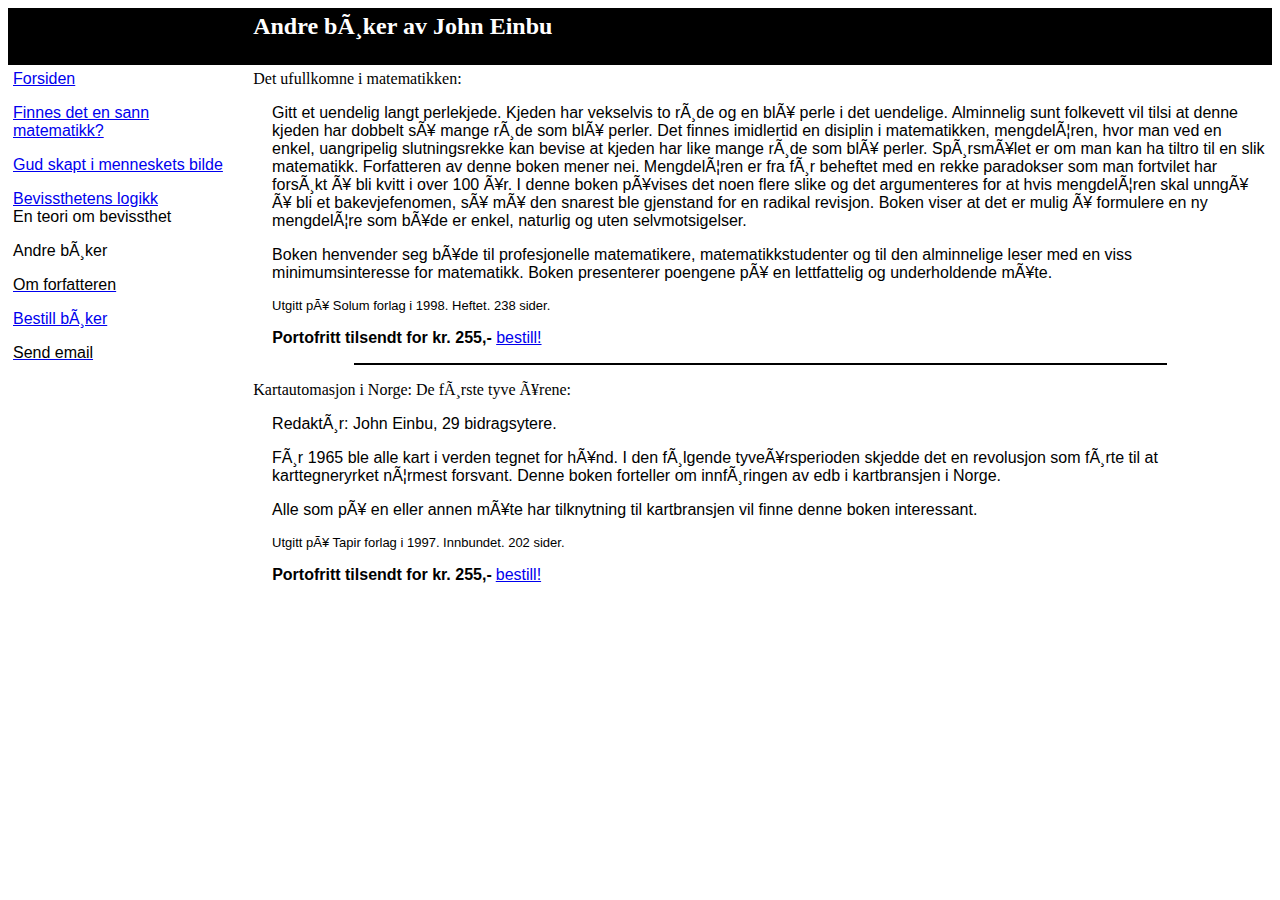
<file: john/andreboker.html>
<html>

<head>
  <meta http-equiv="Content-Language" content="no-bok">
  <meta name="GENERATOR" content="Microsoft FrontPage 4.0">
  <meta name="ProgId" content="FrontPage.Editor.Document">
  <meta http-equiv="Content-Type" content="text/html; charset=windows-1252">
  <title>Andre bøker av John Einbu</title>
</head>

<body>

  <table border="0" cellpadding="5" cellspacing="0" style="border-collapse: collapse" bordercolor="#111111" width="100%"
    id="AutoNumber1">
    <tr>
      <td width="19%" bgcolor="#000000">
        <h2>&nbsp;</h2>
      </td>
      <td width="81%" bgcolor="#000000">
        <h2>
          <font face="Arial Black" color="#FFFFFF">Andre bøker av John Einbu</font>
        </h2>
      </td>
    </tr>
    <tr>
      <td width="19%" valign="top">
        <font face="Arial"><a href="index.html">Forsiden</a></font>
        <p>
          <font face="Arial"><a href="matematikk.html">Finnes det en sann matematikk?</a></font>
        </p>
        <p>
          <font face="Arial"><a href="religion.html">Gud skapt i menneskets bilde</a></font>
        </p>
        <p>
          <font face="Arial"><a href="bevissthet.html">Bevissthetens logikk</a><br>
            En teori om bevissthet</font>
        </p>
        <p>
          <font color="#000000" face="Arial">Andre bøker</font>
        </p>
        <p>
          <font face="Arial"><a href="biografi.html">
              <font color="#000000">Om forfatteren</font>
            </a></font>
        </p>
        <p>
          <font face="Arial" color="#000000"><a href="bestill.html">Bestill bøker</a></font>
        </p>
        <p>
          <font face="Arial"><a href="mailto:john@einbu.no">
              <font color="#000000">Send email</font>
            </a></font>
        </p>

      </td>
      <td width="81%" valign="top">
        <p class="MsoList" style="margin-left:0cm;text-indent:.05pt">
          <font face="Arial Black"><a name="Det_ufullkomne_i_matematikken">Det ufullkomne i matematikken:</a></font>
        </p>
        <p class="MsoBodyText" style="margin-left:14.2pt">
          <font face="Arial">
            <span style="font-size: 12.0pt">Gitt et uendelig langt perlekjede. Kjeden
              har vekselvis to røde og en blå perle i det uendelige. Alminnelig sunt
              folkevett vil tilsi at denne kjeden har dobbelt så mange røde som blå
              perler. Det finnes imidlertid en disiplin i matematikken, mengdelæren, hvor
              man ved en enkel, uangripelig slutningsrekke kan bevise at kjeden har like
              mange røde som blå perler. Spørsmålet er om man kan ha tiltro til en slik
              matematikk. Forfatteren av denne boken mener nei. Mengdelæren er fra før
              beheftet med en rekke paradokser som man fortvilet har forsøkt å bli kvitt i
              over 100 år. I denne boken påvises det noen flere slike og det argumenteres
              for at hvis mengdelæren skal unngå å bli et bakevjefenomen, så må den
              snarest ble gjenstand for en radikal revisjon. Boken viser at det er mulig å
              formulere en ny mengdelære som både er enkel, naturlig og uten
              selvmotsigelser.</span>
          </font>
        </p>
        <p class="MsoBodyText" style="margin-left:14.2pt">
          <font face="Arial">
            <span style="font-size: 12.0pt">Boken henvender seg både til profesjonelle
              matematikere, matematikkstudenter og til den alminnelige leser med en viss
              minimumsinteresse for matematikk. Boken presenterer poengene på en
              lettfattelig og underholdende måte.</span>
          </font>
        </p>
        <p class="MsoBodyText" style="margin-left:14.2pt">
          <font face="Arial" size="2">Utgitt på Solum forlag i 1998. Heftet. 238
            sider.</font>
        </p>
        <p class="MsoList" style="margin-left:14.2pt;text-indent:.05pt"><span lang="no-bok">
            <font face="Arial"><b>Portofritt
                tilsendt for kr. 255,-
              </b>
              <a
                href="mailto:john@einbu.no?subject=Bestilling av &quot;Det ufullkomne i matematikken&quot;">bestill!</a>
            </font>
          </span></p>
        <hr color="#000000" width="80%">
        <p class="MsoList" style="margin-left:0cm;text-indent:.05pt">
          <font face="Arial Black">Kartautomasjon i Norge: De
            første tyve årene:</font>
        </p>
        <p class="MsoBodyText" style="margin-left: 14.2pt">
          <span style="font-size: 12.0pt">
            <font face="Arial">Redaktør: John Einbu, 29
              bidragsytere.</font>
          </span>
        </p>
        <p class="MsoBodyText" style="margin-left: 14.2pt">
          <span style="font-size: 12.0pt">
            <font face="Arial">Før 1965 ble alle kart i
              verden tegnet for hånd. I den følgende tyveårsperioden skjedde det en
              revolusjon som førte til at karttegneryrket nærmest forsvant. Denne boken
              forteller om innføringen av edb i kartbransjen i Norge. </font>
          </span>
        </p>
        <p class="MsoBodyText" style="margin-left: 14.2pt">
          <span style="font-size: 12.0pt">
            <font face="Arial">Alle som på en eller
              annen måte har tilknytning til kartbransjen vil finne denne boken
              interessant. </font>
          </span>
        </p>
        <p class="MsoBodyText" style="margin-left: 14.2pt">
          <font face="Arial" size="2">Utgitt på Tapir forlag i 1997. Innbundet. 202
            sider.</font>
        </p>
        <p class="MsoList" style="margin-left:14.2pt;text-indent:.05pt"><span lang="no-bok">
            <font face="Arial"><b>Portofritt
                tilsendt for kr. 255,-</b></font><b>
              <font face="Arial"> </font>
            </b>
            <font face="Arial">
              <a
                href="mailto:john@einbu.no?subject=Bestililng av &quot;Kartautomasjon i Norge - De tyve første årene&quot;">bestill!</a>
            </font>
          </span>
      </td>
    </tr>
  </table>
</body>

</html>
</file>
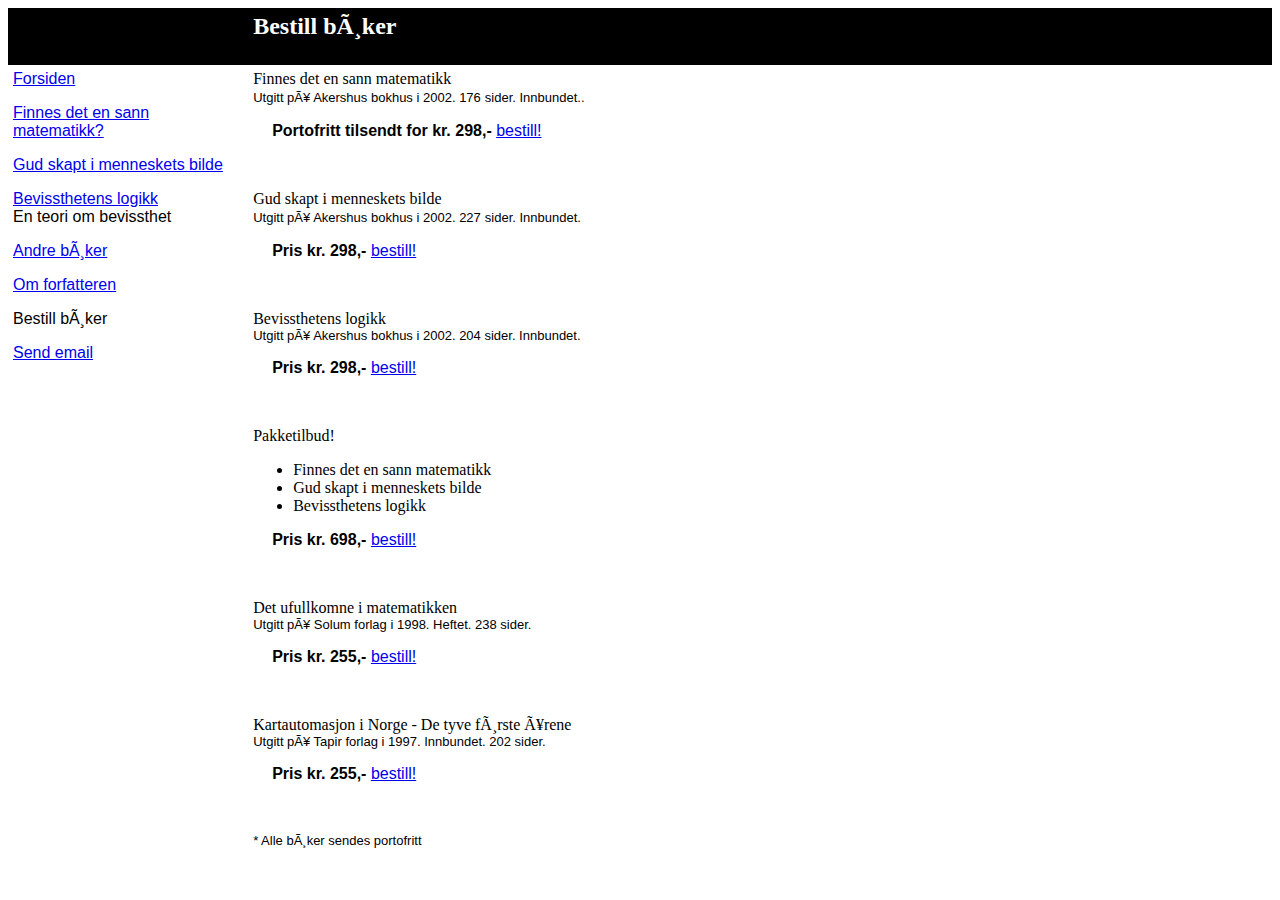
<file: john/bestill.html>
<html>

<head>
  <meta http-equiv="Content-Language" content="no-bok">
  <meta name="GENERATOR" content="Microsoft FrontPage 5.0">
  <meta name="ProgId" content="FrontPage.Editor.Document">
  <meta http-equiv="Content-Type" content="text/html; charset=windows-1252">
  <title>Bestill bøker</title>
</head>

<body>

  <table border="0" cellpadding="5" cellspacing="0" style="border-collapse: collapse" bordercolor="#111111" width="100%"
    id="AutoNumber1">
    <tr>
      <td width="19%" bgcolor="#000000">
        <h2>&nbsp;</h2>
      </td>
      <td width="81%" bgcolor="#000000">
        <h2>
          <font face="Arial Black" color="#FFFFFF">Bestill bøker</font>
        </h2>
      </td>
    </tr>
    <tr>
      <td width="19%" bgcolor="#FFFFFF" valign="top">
        <font face="Arial">
          <a href="index.html">Forsiden</a>
        </font>
        <p>
          <font face="Arial">
            <a href="matematikk.html">Finnes det en sann matematikk?</a>
          </font>
        </p>
        <p>
          <font face="Arial"><a href="religion.html">Gud skapt i menneskets bilde</a></font>
        </p>
        <p>
          <font face="Arial"><a href="bevissthet.html">Bevissthetens logikk</a><br>
            En teori om bevissthet</font>
        </p>
        <p>
          <font face="Arial"><a href="andreboker.html">Andre bøker</a></font>
        </p>
        <p>
          <font face="Arial"><a href="biografi.html">Om forfatteren</a></font>
        </p>
        <p>
          <font face="Arial">Bestill bøker</font>
        </p>
        <p>
          <font face="Arial"><a href="mailto:john@einbu.no">Send email</a></font>
        </p>

      </td>
      <td width="81%">
        <font face="Arial Black">Finnes det en sann matematikk<br>
        </font>
        <font face="Arial" size="2">Utgitt på Akershus bokhus i 2002. </font>
        <span lang="no-bok">
          <font face="Arial" size="2">176</font>
        </span>
        <font face="Arial" size="2"><span lang="no-bok">
            sider. Innbu</span>ndet..</font>
        <p class="MsoList" style="MARGIN-LEFT: 14.2pt; TEXT-INDENT: 0.05pt">
          <span lang="no-bok">
            <font face="Arial"><b>Portofritt tilsendt for kr. 298,-
              </b>
              <a
                href="mailto:john@einbu.no?subject=Bestilling av &quot;Finnes det en sann matematikk?&quot;">bestill!</a>
            </font>
          </span>
        </p>
        <p class="MsoList" style="MARGIN-LEFT: 14.2pt; TEXT-INDENT: 0.05pt">&nbsp;</p>
        <p>
          <font face="Arial Black">Gud skapt i menneskets bilde<br>
          </font>
          <font face="Arial" size="2">Utgitt på Akershus bokhus i 2002. </font>
          <span lang="no-bok">
            <font face="Arial" size="2">227</font>
          </span>
          <font face="Arial" size="2"><span lang="no-bok">
              sider. Innbu</span>ndet.</font>
        </p>
        <p class="MsoList" style="MARGIN-LEFT: 14.2pt; TEXT-INDENT: 0.05pt">
          <span lang="no-bok">
            <font face="Arial"><b>Pris kr. 298,- </b>
              <a href="mailto:john@einbu.no?subject=Bestilling av &quot;Gud skapt i menneskets bilde&quot;">bestill!</a>
            </font>
          </span>
        </p>
        <p class="MsoList" style="MARGIN-LEFT: 14.2pt; TEXT-INDENT: 0.05pt">&nbsp;</p>
        <p>
          <font face="Arial Black">Bevissthetens logikk<br>
          </font>
          <font face="Arial" size="2">Utgitt på Akershus bokhus i 2002.
            <span lang="no-bok">204 sider. Innbu</span>ndet.
          </font>
        </p>
        <p class="MsoList" style="MARGIN-LEFT: 14.2pt; TEXT-INDENT: 0.05pt">
          <span lang="no-bok">
            <font face="Arial"><b>Pris kr. 298,- </b>
              <a href="mailto:john@einbu.no?subject=Bestilling av &quot;Bevisthetens logikk&quot;">bestill!</a>
            </font>
          </span>
        </p>
        <p>&nbsp;</p>
        <p>
          <font face="Arial Black">Pakketilbud!</font>
        </p>
        <ul>
          <li>
            <font face="Arial Black">Finnes det en sann matematikk</font>
          </li>
          <li>
            <font face="Arial Black">Gud skapt i menneskets bilde</font>
          </li>
          <li>
            <font face="Arial Black">Bevissthetens logikk</font>
          </li>
        </ul>
        <p class="MsoList" style="MARGIN-LEFT: 14.2pt; TEXT-INDENT: 0.05pt">
          <span lang="no-bok">
            <font face="Arial"><b>Pris kr. 698,- </b>
              <a href="mailto:john@einbu.no?subject=Bestilling av &quot;Bokpakke&quot;">bestill!</a>
            </font>
          </span>
        </p>
        <p>&nbsp;</p>
        <p>
          <font face="Arial Black">Det ufullkomne i matematikken<br>
          </font>
          <font face="Arial" size="2">Utgitt på Solum forlag i 1998. Heftet.
            238 sider.</font>
        </p>
        <p class="MsoList" style="MARGIN-LEFT: 14.2pt; TEXT-INDENT: 0.05pt">
          <span lang="no-bok">
            <font face="Arial"><b>Pris kr. 255,- </b>
              <a
                href="mailto:john@einbu.no?subject=Bestilling av &quot;Det ufullkomne i matematikken&quot;">bestill!</a>
            </font>
          </span>
        </p>
        <p>&nbsp;</p>
        <p>
          <font face="Arial Black">Kartautomasjon i Norge - De tyve første årene<br>
          </font>
          <font face="Arial" size="2">Utgitt på Tapir forlag i 1997. Innbundet.
            202 sider.</font>
        </p>
        <p class="MsoList" style="MARGIN-LEFT: 14.2pt; TEXT-INDENT: 0.05pt">
          <span lang="no-bok">
            <font face="Arial"><b>Pris kr. 255,- </b>
              <a
                href="mailto:john@einbu.no?subject=Bestililng av &quot;Kartautomasjon i Norge - De tyve første årene&quot;">bestill!</a>
            </font>
          </span>
        </p>
        <p class="MsoList" style="MARGIN-LEFT: 14.2pt; TEXT-INDENT: 0.05pt">&nbsp;</p>
        <p>
          <font face="Arial" size="2">* Alle bøker sendes portofritt</font>
      </td>
    </tr>
  </table>
</body>

</html>
</file>
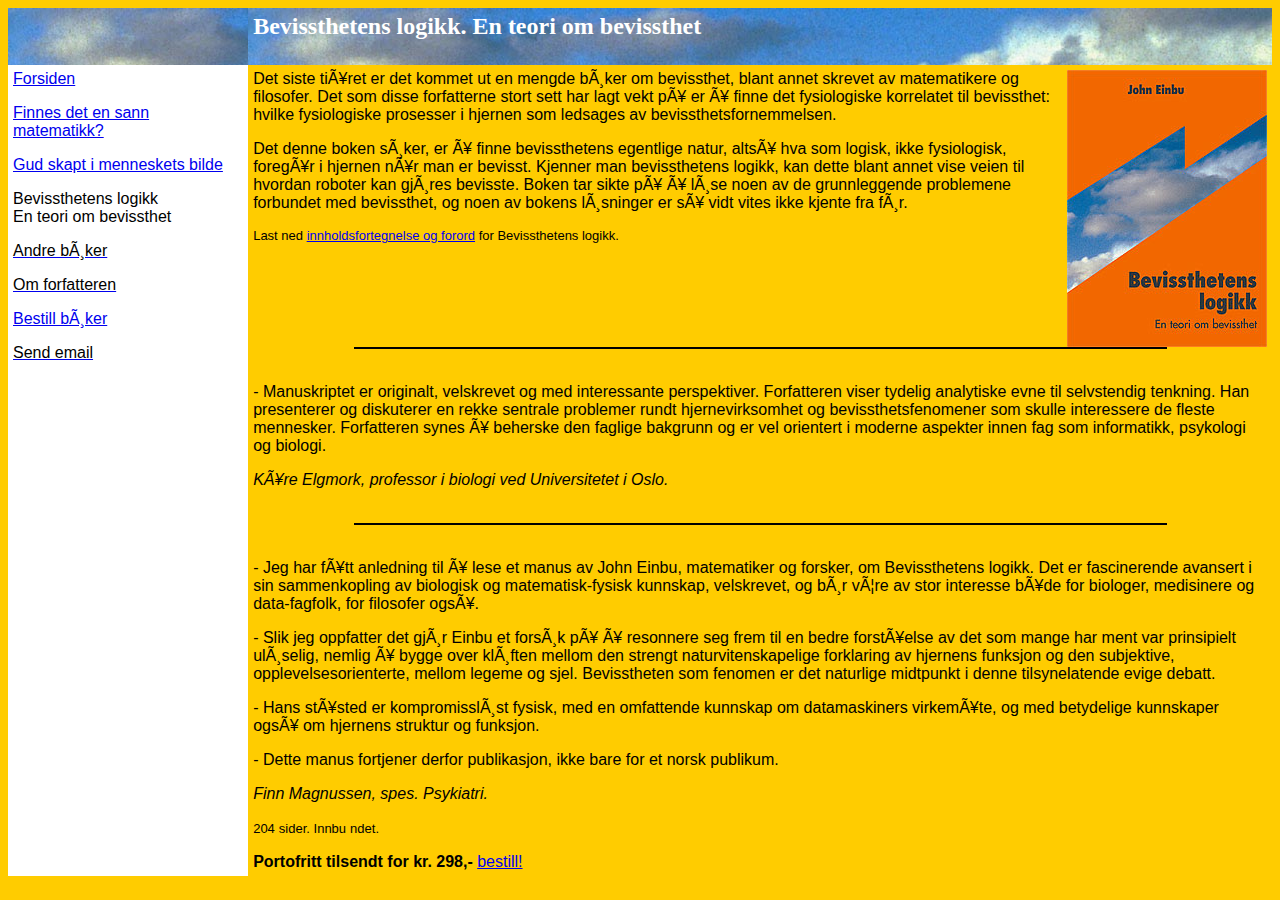
<file: john/bevissthet.html>
<html>

<head>
  <meta http-equiv="Content-Language" content="no-bok">
  <meta name="GENERATOR" content="Microsoft FrontPage 5.0">
  <meta name="ProgId" content="FrontPage.Editor.Document">
  <meta http-equiv="Content-Type" content="text/html; charset=windows-1252">
  <title>Bevissthetens logikk</title>
  <style>
    <!--
    p.MsoTitle {
      margin-bottom: .0001pt;
      text-align: center;
      font-size: 12.0pt;
      font-family: "Times New Roman";
      font-weight: bold;
      margin-left: 0cm;
      margin-right: 0cm;
      margin-top: 0cm
    }

    p.MsoBodyText3 {
      margin-bottom: .0001pt;
      font-size: 12.0pt;
      font-family: "Times New Roman";
      margin-left: 0cm;
      margin-right: 0cm;
      margin-top: 0cm
    }
    -->
  </style>
</head>

<body bgcolor="#FFCC00">

  <table border="0" cellpadding="5" style="border-collapse: collapse" width="100%" id="AutoNumber1" cellspacing="0">
    <tr>
      <td width="19%" bgcolor="#000000" background="skyer2.jpg">
        <h2>&nbsp;</h2>
      </td>
      <td width="81%" bgcolor="#000000" background="skyer2.jpg">
        <h2>
          <font face="Arial Black" color="#FFFFFF">
            Bevissthetens logikk. En teori om bevissthet</font>
        </h2>
      </td>
    </tr>
    <tr>
      <td width="19%" bgcolor="#FFFFFF" valign="top">
        <font face="Arial"><a href="index.html">
            Forsiden</a></font>
        <p>
          <font face="Arial"><a href="matematikk.html">Finnes det
              en sann matematikk?</a></font>
        </p>
        <p>
          <font face="Arial"><a href="religion.html">Gud skapt i menneskets bilde</a></font>
        </p>
        <p>
          <font face="Arial">Bevissthetens logikk<br>
            En teori om bevissthet</font>
        </p>
        <p>
          <font face="Arial"><a href="andreboker.html">
              <font color="#000000">Andre bøker</font>
            </a></font>
        </p>
        <p>
          <font face="Arial"><a href="biografi.html">
              <font color="#000000">Om forfatteren</font>
            </a></font>
        </p>
        <p>
          <font face="Arial" color="#000000"><a href="bestill.html">Bestill bøker</a></font>
        </p>
        <p>
          <font face="Arial"><a href="mailto:john@einbu.no">
              <font color="#000000">Send email</font>
            </a></font>
        </p>

      </td>
      <td width="81%" align="left" valign="top">
        <p align="left" style="text-align:left">
          <font face="Arial">
            <span lang="NO-BOK" style="font-weight:normal">
              <img border="0" src="bevissthet.jpg" align="right" alt="Omslag - Besvissthetens logikk" width="200"
                height="277"></span>
          </font>
        </p>
        <p align="left" style="text-align:left">
          <font face="Arial">
            <span style="font-weight: normal">Det siste tiåret er det kommet ut en mengde
              bøker om bevissthet, blant annet skrevet av matematikere og filosofer. Det som
              disse forfatterne stort sett har lagt vekt på er å finne det fysiologiske
              korrelatet til bevissthet: hvilke fysiologiske prosesser i hjernen som ledsages
              av bevissthetsfornemmelsen.</span>
          </font>
        </p>
        <p align="left" style="text-align:left">
          <font face="Arial">
            <span style="font-weight: normal">Det denne boken søker, er å finne bevissthetens
              egentlige natur, altså hva som logisk, ikke fysiologisk, foregår i hjernen når
              man er bevisst. Kjenner man bevissthetens logikk, kan dette blant annet vise
              veien til hvordan roboter kan gjøres bevisste. Boken tar sikte på å løse noen av
              de grunnleggende problemene forbundet med bevissthet, og noen av bokens
              løsninger er så vidt vites ikke kjente fra før.</span>
          </font>
        </p>
        <p align="left" style="text-align:left">
          <font face="Arial"><span style="font-weight: normal"></span></font>
          <font face="Arial" size="-1">Last ned <a href="Bevissthetens%20logikk.pdf">innholdsfortegnelse og forord</a>
            for Bevissthetens logikk.</font>
        </p>
        <hr color="#000000" width="80%">
        <p align="left" style="text-align:left">
          <font face="Arial">
            <span style="font-weight: normal"><br>
              - Manuskriptet er originalt, velskrevet og med interessante perspektiver.
              Forfatteren viser tydelig analytiske evne til selvstendig tenkning. Han
              presenterer og diskuterer en rekke sentrale problemer rundt hjernevirksomhet og
              bevissthetsfenomener som skulle interessere de fleste mennesker. Forfatteren
              synes å beherske den faglige bakgrunn og er vel orientert i moderne aspekter
              innen fag som informatikk, psykologi og biologi.</span>
          </font>
        </p>
        <p align="left" style="text-align:left">
          <font face="Arial">
            <span style="font-weight: normal"><i>Kåre Elgmork, professor i biologi ved
                Universitetet i Oslo.<br>
                &nbsp;</i></span>
          </font>
        </p>
        <hr color="#000000" width="80%">
        <p align="left" style="text-align:left">
          <font face="Arial">
            <span style="font-weight: normal"><br>
              - Jeg har fått anledning til å lese et manus av John Einbu, matematiker og
              forsker, om Bevissthetens logikk. Det er fascinerende avansert i sin
              sammenkopling av biologisk og matematisk-fysisk kunnskap, velskrevet, og bør
              være av stor interesse både for biologer, medisinere og data-fagfolk, for
              filosofer også.</span>
          </font>
        </p>
        <p align="left" style="text-align:left">
          <font face="Arial">
            <span style="font-weight: normal">- Slik jeg oppfatter det gjør Einbu et forsøk på
              å resonnere seg frem til en bedre forståelse av det som mange har ment var
              prinsipielt uløselig, nemlig å bygge over kløften mellom den strengt
              naturvitenskapelige forklaring av hjernens funksjon og den subjektive,
              opplevelsesorienterte, mellom legeme og sjel. Bevisstheten som fenomen er det
              naturlige midtpunkt i denne tilsynelatende evige debatt.</span>
          </font>
        </p>
        <p align="left" style="text-align:left">
          <font face="Arial">
            <span style="font-weight: normal">- Hans ståsted er kompromissløst fysisk, med en
              omfattende kunnskap om datamaskiners virkemåte, og med betydelige kunnskaper
              også om hjernens struktur og funksjon.</span>
          </font>
        </p>
        <p align="left" style="text-align:left">
          <font face="Arial">
            <span style="font-weight: normal">- Dette manus fortjener derfor publikasjon, ikke
              bare for et norsk publikum.</span>
          </font>
        </p>
        <p align="left" style="text-align:left">
          <font face="Arial">
            <span style="font-weight: normal"><i>Finn Magnussen, spes. Psykiatri.</i></span>
          </font>
        </p>
        <p align="left"><span lang="no-bok">
            <font face="Arial" size="2">204</font>
          </span>
          <font face="Arial" size="2"><span lang="no-bok">
              sider. Innbu</span></font>
          <font face="Arial" size="2">ndet.</font>
        </p>
        <p align="left"><span lang="no-bok"><b>
              <font face="Arial">Portofritt tilsendt
                for kr. 298,- </font>
            </b>
            <font face="Arial">
              <a href="mailto:john@einbu.no?subject=Bestilling av &quot;Bevisthetens logikk&quot;">bestill!</a>
            </font>
          </span></p>

      </td>
    </tr>
  </table>
</body>

</html>
</file>
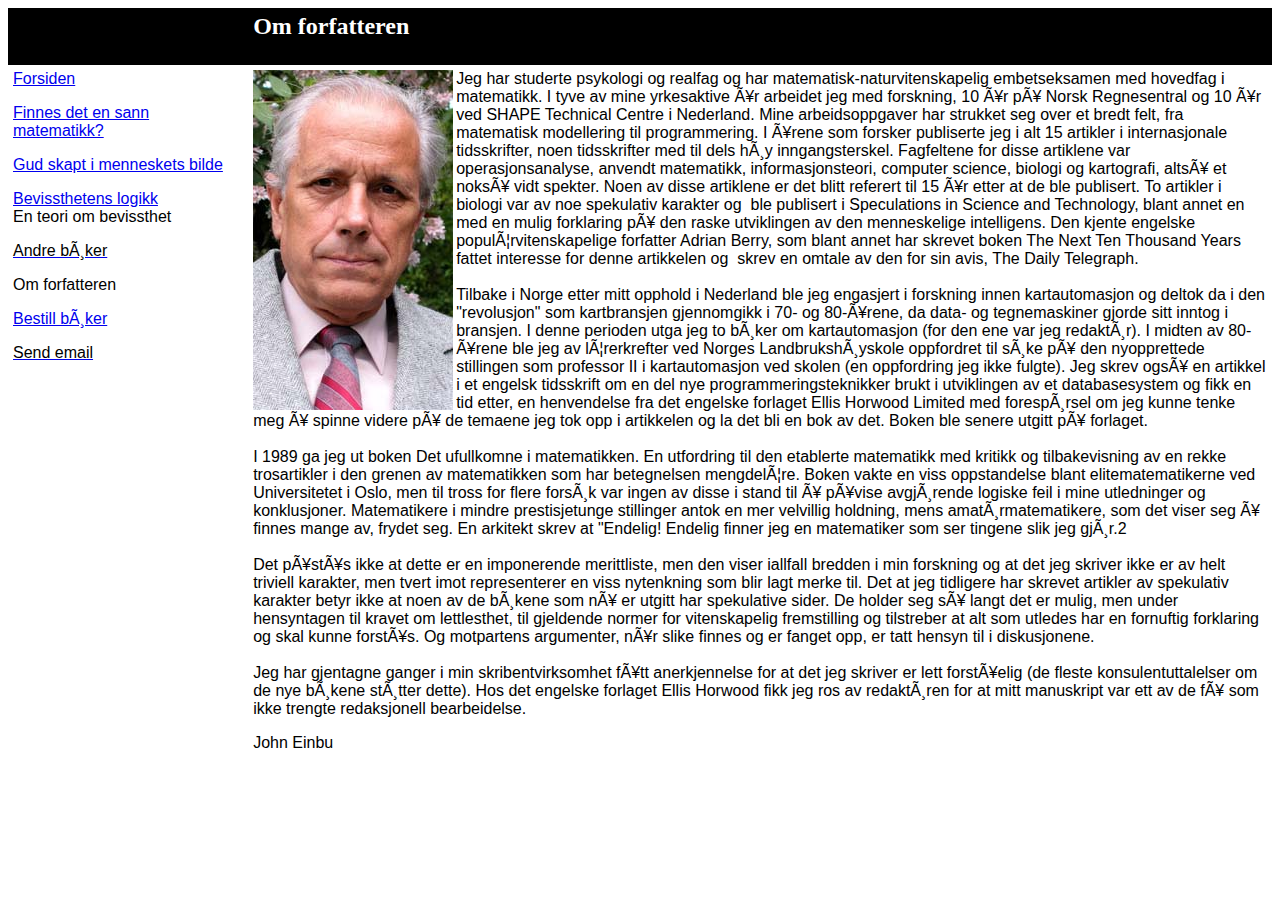
<file: john/biografi.html>
<html>

<head>
  <meta http-equiv="Content-Language" content="no-bok">
  <meta name="GENERATOR" content="Microsoft FrontPage 5.0">
  <meta name="ProgId" content="FrontPage.Editor.Document">
  <meta http-equiv="Content-Type" content="text/html; charset=windows-1252">
  <title>Om forfatteren</title>
</head>

<body>

  <p>
  <table border="0" cellpadding="5" cellspacing="0" style="border-collapse: collapse" bordercolor="#111111" width="100%"
    id="AutoNumber1">
    <tr>
      <td width="19%" bgcolor="#000000">
        <h2>&nbsp;</h2>
      </td>
      <td width="81%" bgcolor="#000000">
        <h2>
          <font face="Arial Black" color="#FFFFFF">Om forfatteren</font>
        </h2>
      </td>
    </tr>
    <tr>
      <td width="19%" align="left" valign="top">
        <font face="Arial">
          <a href="index.html">Forsiden</a>
        </font>
        <p>
          <font face="Arial">
            <a href="matematikk.html">Finnes det en sann matematikk?</a>
          </font>
        </p>
        <p>
          <font face="Arial"><a href="religion.html">Gud skapt i menneskets bilde</a></font>
        </p>
        <p>
          <font face="Arial"><a href="bevissthet.html">Bevissthetens logikk</a><br>
            En teori om bevissthet</font>
        </p>
        <p>
          <font face="Arial"><a href="andreboker.html">
              <font color="#000000">Andre bøker</font>
            </a></font>
        </p>
        <p>
          <font color="#000000" face="Arial">Om forfatteren</font>
        </p>
        <p>
          <font face="Arial" color="#000000"><a href="bestill.html">Bestill bøker</a></font>
        </p>
        <p>
          <font face="Arial"><a href="mailto:john@einbu.no">
              <font color="#000000">Send email</font>
            </a></font>
        </p>

      </td>
      <td width="81%">
        <img border="0" src="Einbu_medium2.jpg" align="left" alt="John Einbu" width="200" height="340">
        <font face="Arial"><span style="font-size: 12.0pt">Jeg
            har studerte psykologi og realfag og har matematisk-naturvitenskapelig
            embetseksamen med hovedfag i matematikk. I tyve av mine yrkesaktive år arbeidet
            jeg med forskning, 10 år på Norsk Regnesentral og 10 år ved SHAPE Technical
            Centre i Nederland. Mine arbeidsoppgaver har strukket seg over et bredt felt,
            fra matematisk modellering til programmering. I årene som forsker publiserte jeg
            i alt 15 artikler i internasjonale tidsskrifter, noen tidsskrifter med til dels
            høy inngangsterskel. Fagfeltene for disse artiklene var operasjonsanalyse,
            anvendt matematikk, informasjonsteori, computer science, biologi og kartografi,
            altså et nokså vidt spekter. Noen av disse artiklene er det blitt referert til
            15 år etter at de ble publisert. To artikler i biologi var av noe spekulativ
            karakter og&nbsp; ble publisert i Speculations in Science and Technology, blant
            annet en med en mulig forklaring på den raske utviklingen av den menneskelige
            intelligens. Den kjente engelske populærvitenskapelige forfatter Adrian Berry,
            som blant annet har skrevet boken The Next Ten Thousand Years fattet interesse
            for denne artikkelen og&nbsp; skrev en omtale av den for sin avis, The Daily
            Telegraph. <br>
            &nbsp;<br>
            Tilbake i Norge etter mitt opphold i Nederland ble jeg engasjert i forskning
            innen kartautomasjon og deltok da i den "revolusjon" som kartbransjen
            gjennomgikk i 70- og 80-årene, da data- og tegnemaskiner gjorde sitt inntog i
            bransjen. I denne perioden utga jeg to bøker om kartautomasjon (for den ene var
            jeg redaktør). I midten av 80-årene ble jeg av lærerkrefter ved Norges
            Landbrukshøyskole oppfordret til søke på den nyopprettede stillingen som
            professor II i kartautomasjon ved skolen (en oppfordring jeg ikke fulgte). Jeg
            skrev også en artikkel i et engelsk tidsskrift om en del nye
            programmeringsteknikker brukt i utviklingen av et databasesystem og fikk en tid
            etter, en henvendelse fra det engelske forlaget Ellis Horwood Limited med
            forespørsel om jeg kunne tenke meg å spinne videre på de temaene jeg tok opp i
            artikkelen og la det bli en bok av det. Boken ble senere utgitt på forlaget. <br>
            &nbsp;<br>
            I 1989 ga jeg ut boken Det ufullkomne i matematikken. En utfordring til den
            etablerte matematikk med kritikk og tilbakevisning av en rekke trosartikler i
            den grenen av matematikken som har betegnelsen mengdelære. Boken vakte en viss
            oppstandelse blant elitematematikerne ved Universitetet i Oslo, men til tross
            for flere forsøk var ingen av disse i stand til å påvise avgjørende logiske feil
            i mine utledninger og konklusjoner. Matematikere i mindre prestisjetunge
            stillinger antok en mer velvillig holdning, mens amatørmatematikere, som det
            viser seg å finnes mange av, frydet seg. En arkitekt skrev at "Endelig! Endelig
            finner jeg en matematiker som ser tingene slik jeg gjør.2<br>
            &nbsp;<br>
            Det påstås ikke at dette er en imponerende merittliste, men den viser iallfall
            bredden i min forskning og at det jeg skriver ikke er av helt triviell karakter,
            men tvert imot representerer en viss nytenkning som blir lagt merke til. Det at
            jeg tidligere har skrevet artikler av spekulativ karakter betyr ikke at noen av
            de bøkene som nå er utgitt har spekulative sider. De holder seg så langt det er
            mulig, men under hensyntagen til kravet om lettlesthet, til gjeldende normer
            for vitenskapelig fremstilling og tilstreber at alt som utledes har en fornuftig
            forklaring og skal kunne forstås. Og motpartens argumenter, når slike finnes og
            er fanget opp, er tatt hensyn til i diskusjonene.<br>
            &nbsp;<br>
            Jeg har gjentagne ganger i min skribentvirksomhet fått anerkjennelse for at det
            jeg skriver er lett forståelig (de fleste konsulentuttalelser om de nye bøkene
            støtter dette). Hos det engelske forlaget Ellis Horwood fikk jeg ros av
            redaktøren for at mitt manuskript var ett av de få som ikke trengte redaksjonell
            bearbeidelse. &nbsp;</span></font>
        <p>
          <font face="Arial">
            <span style="font-size: 12.0pt">John Einbu<br>
              &nbsp;</span>
          </font>
      </td>
    </tr>
  </table>
</body>

</html>
</file>
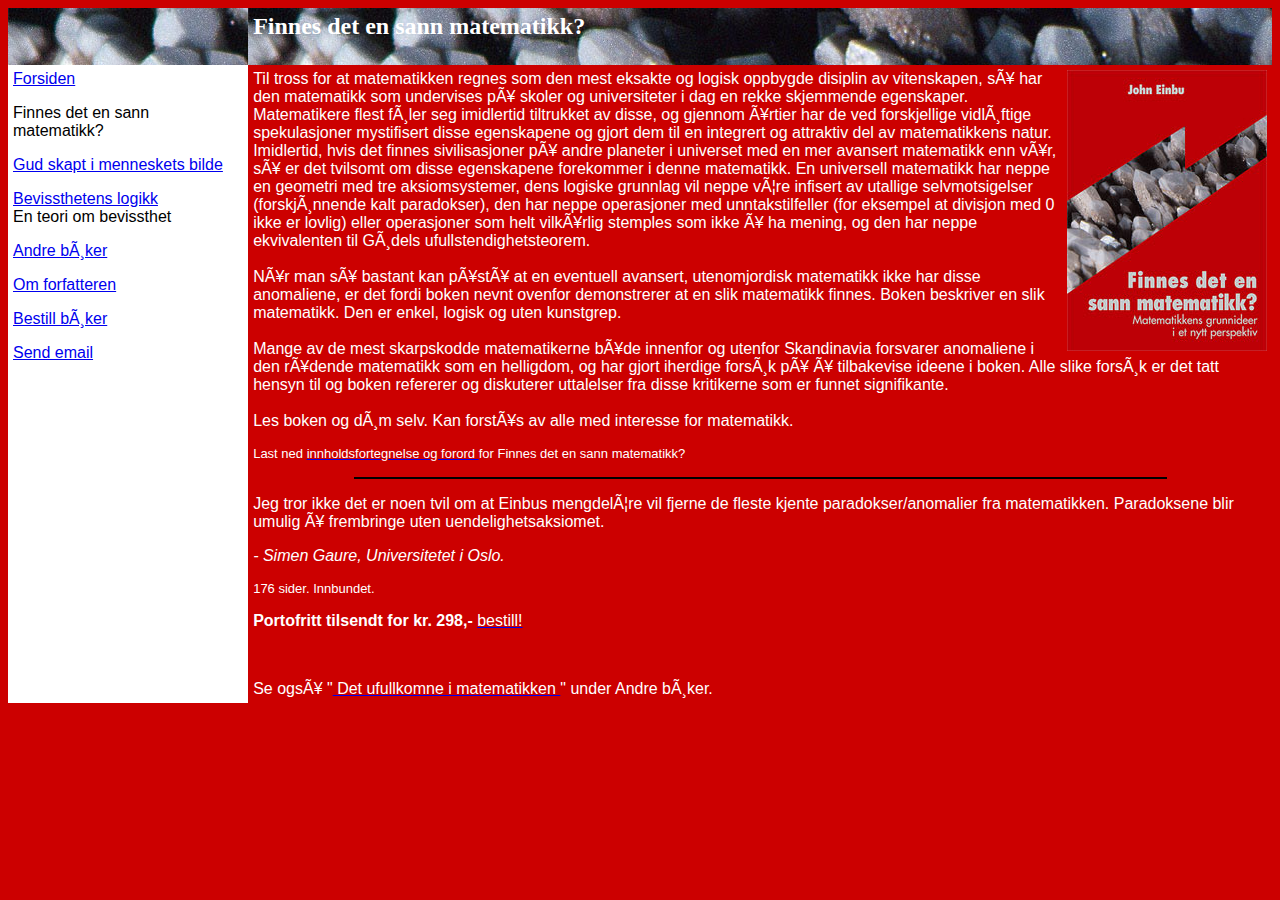
<file: john/matematikk.html>
<html>

<head>
  <meta http-equiv="Content-Language" content="no-bok">
  <meta name="GENERATOR" content="Microsoft FrontPage 4.0">
  <meta name="ProgId" content="FrontPage.Editor.Document">
  <meta http-equiv="Content-Type" content="text/html; charset=windows-1252">
  <title>Finnes det en san matematikk</title>
</head>

<body bgcolor="#CC0000">

  <table border="0" cellpadding="5" cellspacing="0" style="border-collapse: collapse" width="100%" id="AutoNumber1">
    <tr>
      <td width="19%" bgcolor="#000000" background="krystaller2.jpg">
        <h2>&nbsp;</h2>
      </td>
      <td width="81%" bgcolor="#000000" background="krystaller2.jpg">
        <h2>
          <font face="Arial Black" color="#FFFFFF">Finnes det en sann matematikk?</font>
        </h2>
      </td>
    </tr>
    <tr>
      <td width="19%" bgcolor="#FFFFFF" align="left" valign="top">
        <font face="Arial"><a href="index.html">Forsiden</a></font>
        <p>
          <font face="Arial">Finnes det en sann matematikk?</font>
        </p>
        <p>
          <font face="Arial"><a href="religion.htmlindex.html">Gud skapt i menneskets bilde</a></font>
        </p>
        <p>
          <font face="Arial"><a href="bevissthet.htmlindex.html">Bevissthetens logikk</a><br>
            En teori om bevissthet</font>
        </p>
        <p>
          <font face="Arial"><a href="andreboker.htmlindex.html">Andre bøker</a></font>
        </p>
        <p>
          <font face="Arial"><a href="biografi.htmlindex.html">Om forfatteren</a></font>
        </p>
        <p>
          <font face="Arial"><a href="bestill.htmlindex.html">Bestill bøker</a></font>
        </p>
        <p>
          <font face="Arial"><a href="mailto:john@einbu.no">Send email</a></font>
        </p>

      </td>
      <td width="81%" align="left" valign="top">
        <font face="Arial">
          <span lang="NO-BOK" style="font-size: 12.0pt">
            <img border="0" src="matematikk.jpg" align="right" alt="Omslag - Finnes det en sann matematikk" width="200"
              height="281"></span>
        </font>
        <p>
          <font face="Arial" color="#FFFFFF"><span style="font-size: 12.0pt">Til tross for at
              matematikken regnes som den mest eksakte og logisk oppbygde disiplin av
              vitenskapen, så har den matematikk som undervises på skoler og universiteter
              i dag en rekke skjemmende egenskaper. Matematikere flest føler seg
              imidlertid tiltrukket av disse, og gjennom årtier har de ved forskjellige
              vidløftige spekulasjoner mystifisert disse egenskapene og gjort dem til en
              integrert og attraktiv del av matematikkens natur. Imidlertid, hvis det
              finnes sivilisasjoner på andre planeter i universet med en mer avansert
              matematikk enn vår, så er det tvilsomt om disse egenskapene forekommer i
              denne matematikk. En universell matematikk har neppe en geometri med tre
              aksiomsystemer, dens logiske grunnlag vil neppe være infisert av utallige
              selvmotsigelser (forskjønnende kalt paradokser), den har neppe operasjoner
              med unntakstilfeller (for eksempel at divisjon med 0 ikke er lovlig) eller
              operasjoner som helt vilkårlig stemples som ikke å ha mening, og den har
              neppe ekvivalenten til Gødels ufullstendighetsteorem.<br>
              <br>
              Når man så bastant kan påstå at en eventuell avansert, utenomjordisk
              matematikk ikke har disse anomaliene, er det fordi boken nevnt ovenfor
              demonstrerer at en slik matematikk finnes. Boken beskriver en slik
              matematikk. Den er enkel, logisk og uten kunstgrep.<br>
              <br>
              Mange av de mest skarpskodde matematikerne både innenfor og utenfor
              Skandinavia forsvarer anomaliene i den rådende matematikk som en helligdom,
              og har gjort iherdige forsøk på å tilbakevise ideene i boken. Alle slike
              forsøk er det tatt hensyn til og boken refererer og diskuterer uttalelser
              fra disse kritikerne som er funnet signifikante. <br>
              <br>
              Les boken og døm selv. Kan forstås av alle med interesse for matematikk.</span></font>
        </p>
        <p>
          <font face="Arial" size="-1" color="#FFFFFF">Last ned <a href="Finnes%20det%20en%20sann%20matematikk.pdf">
              <font color="#FFFFFF">innholdsfortegnelse og forord</font>
            </a> for Finnes det en sann matematikk?</font>
        </p>
        <hr color="#000000" width="80%">
        <p>
          <font face="Arial" color="#FFFFFF"><span style="font-size: 12.0pt">Jeg tror ikke det er
              noen tvil om at Einbus mengdelære vil fjerne de fleste kjente
              paradokser/anomalier fra matematikken. Paradoksene blir umulig å frembringe
              uten uendelighetsaksiomet.</span></font>
        </p>
        <p>
          <font face="Arial" color="#FFFFFF"><span style="font-size: 12.0pt"><i>- Simen Gaure, Universitetet i
                Oslo.</i></span></font>
        </p>
        <p align="left"><span lang="no-bok">
            <font face="Arial" size="2" color="#FFFFFF">176 sider.
              Innbundet.</font>
          </span></p>
        <p align="left"><span lang="no-bok"><b>
              <font face="Arial" color="#FFFFFF">Portofritt tilsendt
                for kr. 298,- </font>
            </b>
            <font face="Arial">
              <a href="mailto:john@einbu.no?subject=Bestilling av &quot;Finnes det en sann matematikk?&quot;">
                <font color="#FFFFFF">bestill!</font>
              </a>
            </font>
          </span></p>

        <p align="left">&nbsp;</p>

        <p align="left"><span lang="no-bok">
            <font face="Arial">
              <font color="#FFFFFF">Se også &quot;</font><a href="andreboker.htm#Det_ufullkomne_i_matematikken">
                <font color="#FFFFFF">Det ufullkomne i
                  matematikken</font>
              </a>
              <font color="#FFFFFF">&quot; under Andre bøker.</font>
            </font>
          </span></p>

      </td>
    </tr>
  </table>
</body>

</html>
</file>
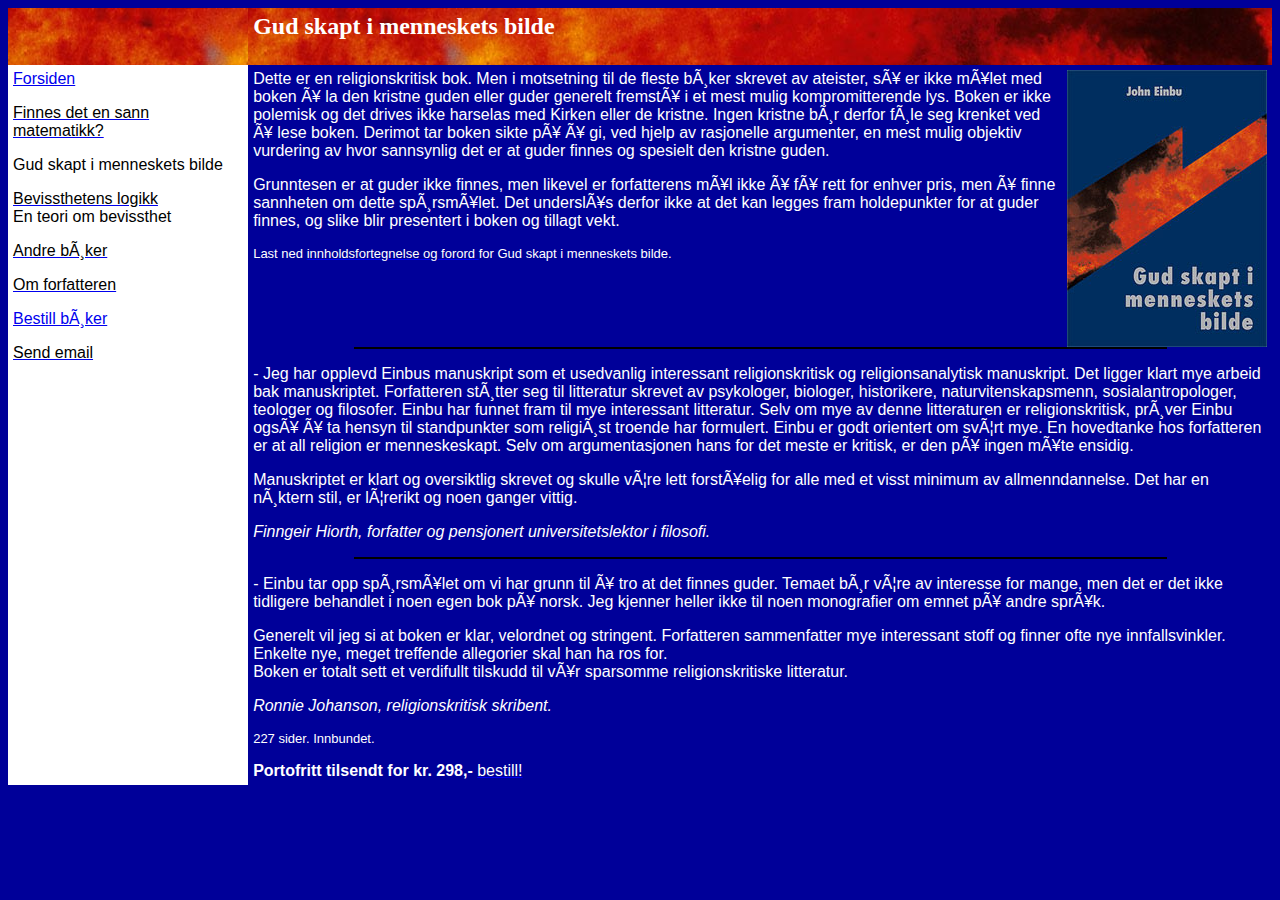
<file: john/religion.html>
<html>

<head>
  <meta http-equiv="Content-Language" content="no-bok">
  <meta name="GENERATOR" content="Microsoft FrontPage 4.0">
  <meta name="ProgId" content="FrontPage.Editor.Document">
  <meta http-equiv="Content-Type" content="text/html; charset=windows-1252">
  <title>Gud skapt i menneskets bilde</title>
  <style>
    <!--
    h1 {
      margin-top: 12.0pt;
      margin-right: 14.2pt;
      margin-bottom: 0cm;
      margin-left: 0cm;
      margin-bottom: .0001pt;
      text-align: center;
      line-height: 18.0pt;
      font-size: 12.0pt;
      font-family: "Times New Roman";
    }

    p.MsoNormal {
      mso-style-parent: "";
      margin-bottom: .0001pt;
      font-size: 10.0pt;
      font-family: "Times New Roman";
      margin-left: 0cm;
      margin-right: 0cm;
      margin-top: 0cm
    }

    p.MsoBodyText {
      margin-bottom: .0001pt;
      font-size: 12.0pt;
      font-family: "Times New Roman";
      margin-left: 0cm;
      margin-right: 0cm;
      margin-top: 0cm
    }
    -->
  </style>
</head>

<body text="#FFFFFF" bgcolor="#000099">

  <table border="0" cellpadding="5" cellspacing="0" style="border-collapse: collapse" width="100%" id="AutoNumber1">
    <tr>
      <td width="19%" bgcolor="#000000" background="flammer2.jpg">
        <h2>&nbsp;</h2>
      </td>
      <td width="81%" bgcolor="#000000" background="flammer2.jpg">
        <h2>
          <font face="Arial Black">Gud skapt i menneskets bilde</font>
        </h2>
      </td>
    </tr>
    <tr>
      <td width="19%" bgcolor="#FFFFFF" valign="top">
        <font face="Arial"><a href="index.html">
            Forsiden</a></font>
        <p>
          <font face="Arial"><a href="matematikk.html">
              <font color="#000000">Finnes det en sann matematikk?</font>
            </a></font>
        </p>
        <p>
          <font color="#000000" face="Arial">Gud skapt i menneskets bilde</font>
        </p>
        <p>
          <font face="Arial"><a href="bevissthet.html">
              <font color="#000000">Bevissthetens logikk</font>
            </a>
            <font color="#000000"><br>
              En teori om bevissthet</font>
          </font>
        </p>
        <p>
          <font face="Arial"><a href="andreboker.html">
              <font color="#000000">Andre bøker</font>
            </a></font>
        </p>
        <p>
          <font face="Arial"><a href="biografi.html">
              <font color="#000000">Om forfatteren</font>
            </a></font>
        </p>
        <p>
          <font face="Arial" color="#000000"><a href="bestill.html">Bestill bøker</a></font>
        </p>
        <p>
          <font face="Arial"><a href="mailto:john@einbu.no">
              <font color="#000000">Send email</font>
            </a></font>
        </p>

      </td>
      <td width="81%" align="left" valign="top">
        <font face="Arial">
          <span lang="NO-BOK">
            <img border="0" src="religion.jpg" align="right" alt="Omslag - Gud skapt i menneskets bilde" width="200"
              height="277"></span>
        </font>
        <p>
          <font face="Arial">Dette er en religionskritisk bok. Men i motsetning til de
            fleste bøker skrevet av ateister, så er ikke målet med boken å la den
            kristne guden eller guder generelt fremstå i et mest mulig kompromitterende
            lys. Boken er ikke polemisk og det drives ikke harselas med Kirken eller de
            kristne. Ingen kristne bør derfor føle seg krenket ved å lese boken. Derimot
            tar boken sikte på å gi, ved hjelp av rasjonelle argumenter, en mest mulig
            objektiv vurdering av hvor sannsynlig det er at guder finnes og spesielt den
            kristne guden.</font>
        </p>
        <p>
          <font face="Arial">Grunntesen er at guder ikke finnes, men likevel er
            forfatterens mål ikke å få rett for enhver pris, men å finne sannheten om
            dette spørsmålet. Det underslås derfor ikke at det kan legges fram
            holdepunkter for at guder finnes, og slike blir presentert i boken og
            tillagt vekt.</font>
        </p>
        <p>
          <font face="Arial" size="-1" color="#FFFFFF">Last ned <a href="Gud%20skapt%20i%20menneskets%20bilde.pdf">
              <font color="#FFFFFF">innholdsfortegnelse og forord</font>
            </a> for Gud skapt i menneskets bilde.</font>
        </p>
        <hr color="#000000" width="80%">
        <p>
          <font face="Arial">- Jeg har opplevd Einbus manuskript som et usedvanlig
            interessant religionskritisk og religionsanalytisk manuskript. Det ligger
            klart mye arbeid bak manuskriptet. Forfatteren støtter seg til litteratur
            skrevet av psykologer, biologer, historikere, naturvitenskapsmenn,
            sosialantropologer, teologer og filosofer. Einbu har funnet fram til mye
            interessant litteratur. Selv om mye av denne litteraturen er
            religionskritisk, prøver Einbu også å ta hensyn til standpunkter som
            religiøst troende har formulert. Einbu er godt orientert om svært mye. En
            hovedtanke hos forfatteren er at all religion er menneskeskapt. Selv om
            argumentasjonen hans for det meste er kritisk, er den på ingen måte ensidig.</font>
        </p>
        <p>
          <font face="Arial">Manuskriptet er klart og oversiktlig skrevet og skulle
            være lett forståelig for alle med et visst minimum av allmenndannelse. Det
            har en nøktern stil, er lærerikt og noen ganger vittig.</font>
        </p>
        <p>
          <font face="Arial"><i>Finngeir Hiorth, forfatter og pensjonert
              universitetslektor i filosofi.</i></font>
        </p>
        <hr color="#000000" width="80%">
        <p>
          <font face="Arial">- Einbu tar opp spørsmålet om vi har grunn til å tro at
            det finnes guder. Temaet bør være av interesse for mange, men det er det
            ikke tidligere behandlet i noen egen bok på norsk. Jeg kjenner heller ikke
            til noen monografier om emnet på andre språk.</font>
        </p>
        <p>
          <font face="Arial">Generelt vil jeg si at boken er klar, velordnet og
            stringent. Forfatteren sammenfatter mye interessant stoff og finner ofte nye
            innfallsvinkler. Enkelte nye, meget treffende allegorier skal han ha ros
            for.<br>
            Boken er totalt sett et verdifullt tilskudd til vår sparsomme
            religionskritiske litteratur.</font>
        </p>
        <p>
          <font face="Arial">
            <i>Ronnie Johanson, religionskritisk skribent.</i>
          </font>
        </p>
        <p align="left"><span lang="no-bok">
            <font face="Arial" size="2">227 sider.
              Innbundet.</font>
          </span></p>
        <p align="left"><span lang="no-bok"><b>
              <font face="Arial">Portofritt tilsendt
                for kr. 298,- </font>
            </b>
            <font face="Arial">
              <a href="mailto:john@einbu.no?subject=Bestilling av &quot;Gud skapt i menneskets bilde&quot;">
                <font color="#FFFFFF">bestill!</font>
              </a>
            </font>
          </span></p>

      </td>
    </tr>
  </table>
  <h2 align="left" style="margin-right:-24.15pt;text-align:left">&nbsp;</h2>
</body>

</html>
</file>
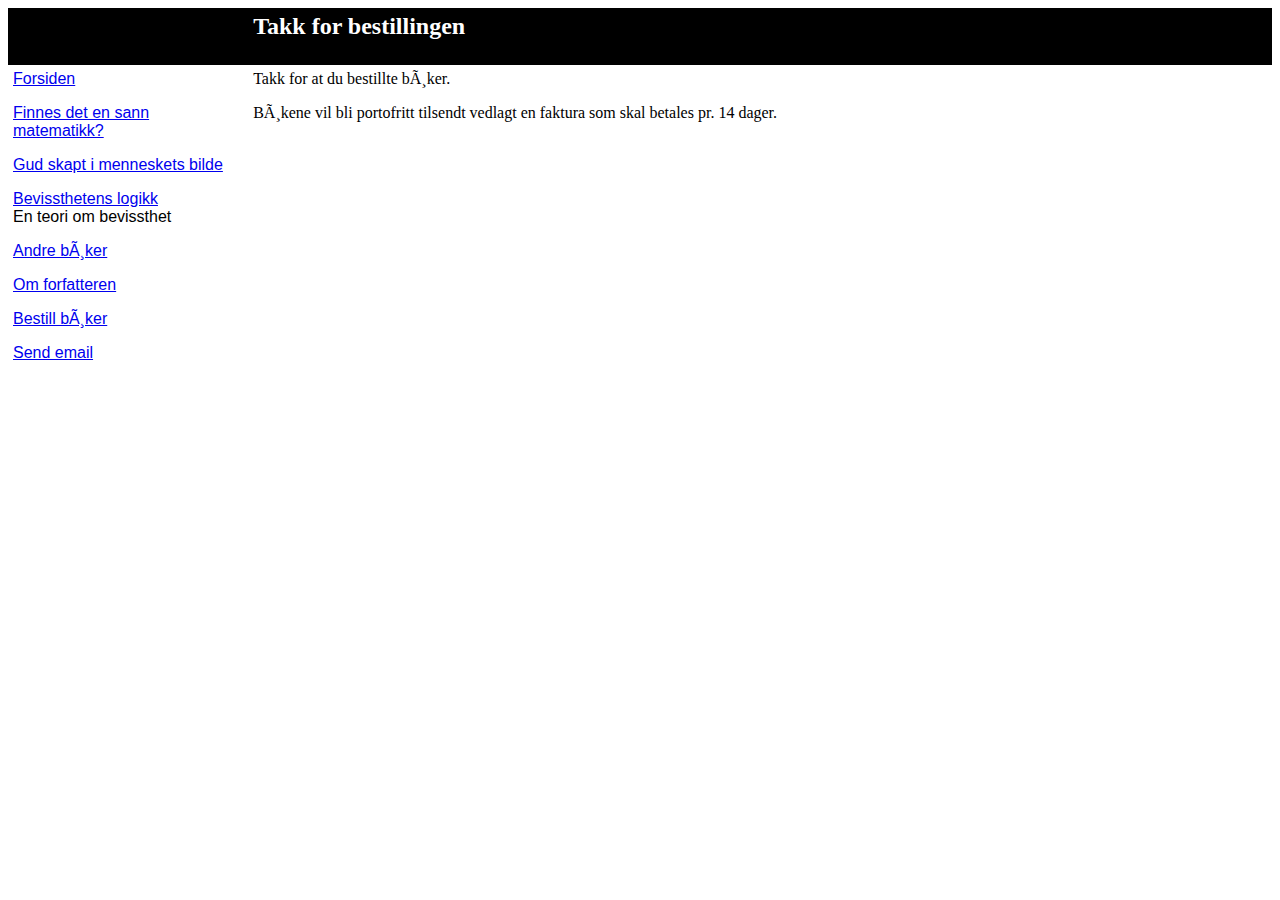
<file: john/takk.html>
<html>

<head>
  <meta http-equiv="Content-Language" content="no-bok">
  <meta name="GENERATOR" content="Microsoft FrontPage 5.0">
  <meta name="ProgId" content="FrontPage.Editor.Document">
  <meta http-equiv="Content-Type" content="text/html; charset=windows-1252">
  <title>TESTSIDE</title>
</head>

<body>

  <table border="0" cellpadding="5" cellspacing="0" style="border-collapse: collapse" width="100%" id="AutoNumber1">
    <tr>
      <td width="19%" bgcolor="#000000">
        <h2>&nbsp;</h2>
      </td>
      <td width="81%" bgcolor="#000000">
        <h2>
          <font face="Arial Black" color="#FFFFFF">Takk for bestillingen</font>
        </h2>
      </td>
    </tr>
    <tr>
      <td width="19%" bgcolor="#FFFFFF" valign="top">
        <font face="Arial">
          <a href="index.html">Forsiden</a>
        </font>
        <p>
          <font face="Arial">
            <a href="matematikk.html">Finnes det en sann matematikk?</a>
          </font>
        </p>
        <p>
          <font face="Arial"><a href="religion.html">Gud skapt i menneskets bilde</a></font>
        </p>
        <p>
          <font face="Arial"><a href="bevissthet.html">Bevissthetens logikk</a><br>
            En teori om bevissthet</font>
        </p>
        <p>
          <font face="Arial"><a href="andreboker.html">Andre bøker</a></font>
        </p>
        <p>
          <font face="Arial"><a href="biografi.html">Om forfatteren</a></font>
        </p>
        <p>
          <font face="Arial"><a href="bestill.html">Bestill bøker</a></font>
        </p>
        <p>
          <font face="Arial"><a href="mailto:john@einbu.no">Send email</a></font>
        </p>

      </td>
      <td width="81%" valign="top">
        Takk for at du bestillte bøker.<p>Bøkene vil bli portofritt tilsendt vedlagt
          en faktura som skal betales pr. 14 dager.</td>
    </tr>
  </table>
</body>

</html>
</file>
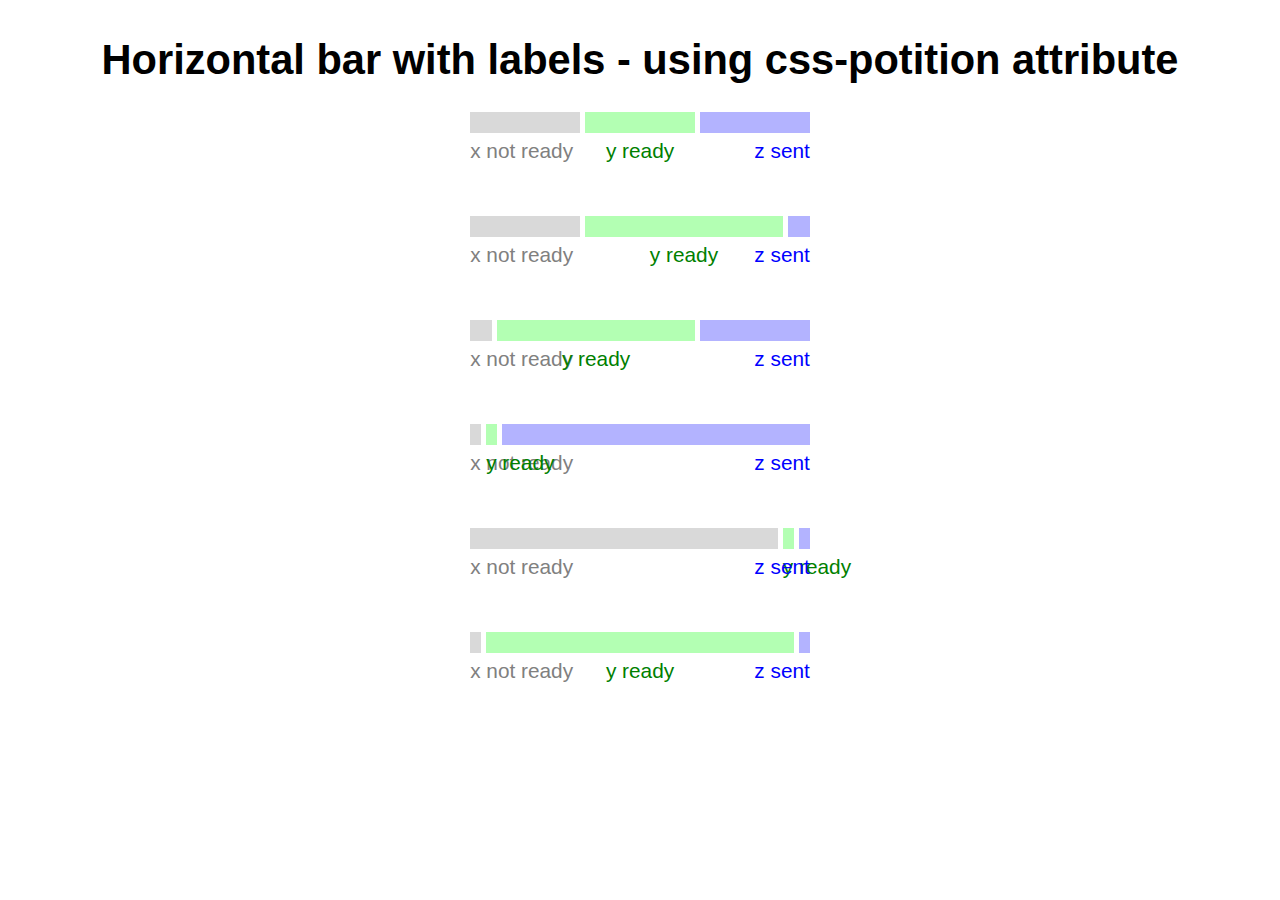
<file: playground/bar-css-position.html>
<!DOCTYPE html>
<html lang="en">

<head>
    <meta charset="UTF-8">
    <meta name="viewport" content="width=device-width, initial-scale=1.0">
    <title>Document</title>
    <style>
        body {
            font-family: Arial, sans-serif;
            font-size: 1.3em;

            display: flex;
            flex-direction: column;
            align-items: center;
        }

        /* colors and style */
        .bar {
            &>div {
                background-color: hsl(from currentColor h s 85%);
                /*meaning: keep hue and saturations values from currentcolor, but set luminosity to 80% */
            }

            &>div.left {
                color: gray;
            }

            &>div.middle {
                color: green;
            }

            &>div.right {
                color: blue;
            }
        }

        /* layout */
        .bar {
            height: 5em;

            display: flex;

            &>div+div {
                margin-left: 5px;
            }

            &>div {
                height: 1em;
                position: relative;
            }

            &>div>.label {
                overflow: visible;
                position: absolute;
                top: 1.3em;
            }

            &>div.left>.label {
                left: 0;
            }


            &>div.middle>.label {
                text-align: center;
                width: 100%;
            }


            &>div.right>.label {
                right: 0;
            }
        }
    </style>
</head>

<body>
    <h1>
        Horizontal bar with labels - using css-potition attribute
    </h1>
    <div class="bar">
        <div class="left">
            <div class="bar" style="width: 10ex;"></div>
            <div class="label">x&nbsp;not&nbsp;ready</div>
        </div>
        <div class="middle">
            <div class="bar" style="width: 10ex;"></div>
            <div class="label">y&nbsp;ready</div>
        </div>
        <div class="right">
            <div class="bar" style="width: 10ex;"></div>
            <div class="label">z&nbsp;sent</div>
        </div>
    </div>

    <div class="bar">
        <div class="left">
            <div class="bar" style="width: 10ex;"></div>
            <div class="label">x&nbsp;not&nbsp;ready</div>
        </div>
        <div class="middle">
            <div class="bar" style="width: 18ex;"></div>
            <div class="label">y&nbsp;ready</div>
        </div>
        <div class="right">
            <div class="bar" style="width: 2ex;"></div>
            <div class="label">z&nbsp;sent</div>
        </div>
    </div>

    <div class="bar">
        <div class="left">
            <div class="bar" style="width: 2ex;"></div>
            <div class="label">x&nbsp;not&nbsp;ready</div>
        </div>
        <div class="middle">
            <div class="bar" style="width: 18ex;"></div>
            <div class="label">y&nbsp;ready</div>
        </div>
        <div class="right">
            <div class="bar" style="width: 10ex;"></div>
            <div class="label">z&nbsp;sent</div>
        </div>
    </div>


    <div class="bar">
        <div class="left">
            <div class="bar" style="width: 1ex;"></div>
            <div class="label">x&nbsp;not&nbsp;ready</div>
        </div>
        <div class="middle">
            <div class="bar" style="width: 1ex;"></div>
            <div class="label">y&nbsp;ready</div>
        </div>
        <div class="right">
            <div class="bar" style="width: 28ex;"></div>
            <div class="label">z&nbsp;sent</div>
        </div>
    </div>


    <div class="bar">
        <div class="left">
            <div class="bar" style="width: 28ex;"></div>
            <div class="label">x&nbsp;not&nbsp;ready</div>
        </div>
        <div class="middle">
            <div class="bar" style="width: 1ex;"></div>
            <div class="label">y&nbsp;ready</div>
        </div>
        <div class="right">
            <div class="bar" style="width: 1ex;"></div>
            <div class="label">z&nbsp;sent</div>
        </div>
    </div>


    <div class="bar">
        <div class="left">
            <div class="bar" style="width: 1ex;"></div>
            <div class="label">x&nbsp;not&nbsp;ready</div>
        </div>
        <div class="middle">
            <div class="bar" style="width: 28ex;"></div>
            <div class="label">y&nbsp;ready</div>
        </div>
        <div class="right">
            <div class="bar" style="width: 1ex;"></div>
            <div class="label">z&nbsp;sent</div>
        </div>
    </div>

</body>

</html>
</file>
<file: mystyles.css>
body {
	font-family: Arial, Helvetica, sans-serif;
}

.normal {
	font-size: 11pt;
	color: #000000;
	background-color: #FFCC00;
}

.heading {
	font-size: 16pt;
	color: #FFFFFF;
	background-color: #BB0000;
	font-variant: small-caps;
	text-align: center;
	letter-spacing: 8pt;
	word-spacing: 16pt;
}

.bodybkg {
	background-color: #707070;
}

a:active {
	text-decoration: none
}

a:hover {
	text-decoration: underline;
	background-color: #FFFFFF
}

a:link {
	text-decoration: none
}

a:visited {
	text-decoration: none
}
</file>
<file: playground/responsive-layout-1/layout.css>
/* Reset and base styles */
* {
	margin: 0;
	padding: 0;
	box-sizing: border-box;
}

body {
	font-family: -apple-system, BlinkMacSystemFont, "Segoe UI", Roboto, Oxygen, Ubuntu, Cantarell, sans-serif;
	line-height: 1.6;
	min-height: 100vh;
	display: flex;
	flex-direction: column;
}

/* Header */
header {
	background-color: #e8e8e8;
	color: #333;
	padding: 1rem;
	text-align: center;
}

header h1 {
	font-size: 1.5rem;
}

/* Mobile-first: Dropdown navigation */
.nav-menu {
	background-color: #f5f5f5;
	position: relative;
	z-index: 1000;
}

.nav-toggle {
	display: block;
	width: 100%;
	background-color: #e8e8e8;
	color: #333;
	border: none;
	padding: 1rem;
	font-size: 1rem;
	cursor: pointer;
	text-align: left;
	transition: background-color 0.3s;
}

.nav-toggle:hover {
	background-color: #d0d0d0;
}

.nav-list {
	display: none;
	list-style: none;
	background-color: #f5f5f5;
	position: absolute;
	top: 100%;
	left: 0;
	right: 0;
	box-shadow: 0 4px 6px rgba(0, 0, 0, 0.1);
}

.nav-list.active {
	display: block;
}

.nav-list li {
	border-bottom: 1px solid #ddd;
}

.nav-list > li:last-child {
	border-bottom: none;
}

.nav-list a {
	display: block;
	color: #333;
	text-decoration: none;
	padding: 0.75rem 1rem;
	transition: background-color 0.2s;
}

.nav-list a:hover {
	background-color: #e8e8e8;
}

/* Submenu styles */
.submenu-toggle {
	display: block;
	width: 100%;
	background: none;
	border: none;
	color: #333;
	text-align: left;
	padding: 0.75rem 1rem;
	cursor: pointer;
	transition: background-color 0.2s;
	font-size: 1rem;
	font-family: inherit;
}

.submenu-toggle:hover {
	background-color: #e8e8e8;
}

.submenu-toggle .arrow {
	float: right;
	transition: transform 0.3s;
	display: inline-block;
	font-size: 0.8em;
}

.submenu {
	display: none;
	list-style: none;
	background-color: #e8e8e8;
}

.has-submenu.open .submenu {
	display: block;
}

.submenu li {
	border-bottom: 1px solid #ddd;
}

.submenu li:last-child {
	border-bottom: none;
}

.submenu a {
	padding-left: 2rem;
	background-color: #e8e8e8;
}

.submenu a:hover {
	background-color: #d0d0d0;
}

/* Content wrapper */
.content-wrapper {
	flex: 1;
	padding: 2rem;
}

main p {
	margin-bottom: 1rem;
}

/* Footer */
footer {
	background-color: #e8e8e8;
	color: #333;
	text-align: center;
	padding: 1rem;
	margin-top: auto;
	flex-shrink: 0;
}

/* Desktop layout: Side-by-side navigation and content */
@media (min-width: 768px) {
	body {
		flex-direction: row;
		flex-wrap: wrap;
	}

	header {
		width: 100%;
		flex-shrink: 0;
	}

	.nav-menu {
		width: 250px;
		min-height: calc(100vh - 128px); /* Adjust based on header/footer height */
	}

	.nav-toggle {
		display: none; /* Hide toggle button on desktop */
	}

	.nav-list {
		display: block; /* Always show on desktop */
		position: static;
		box-shadow: none;
	}

	.content-wrapper {
		flex: 1;
		min-width: 0; /* Prevent flex item from overflowing */
	}

	footer {
		width: 100%;
		flex-shrink: 0;
	}
}
</file>
